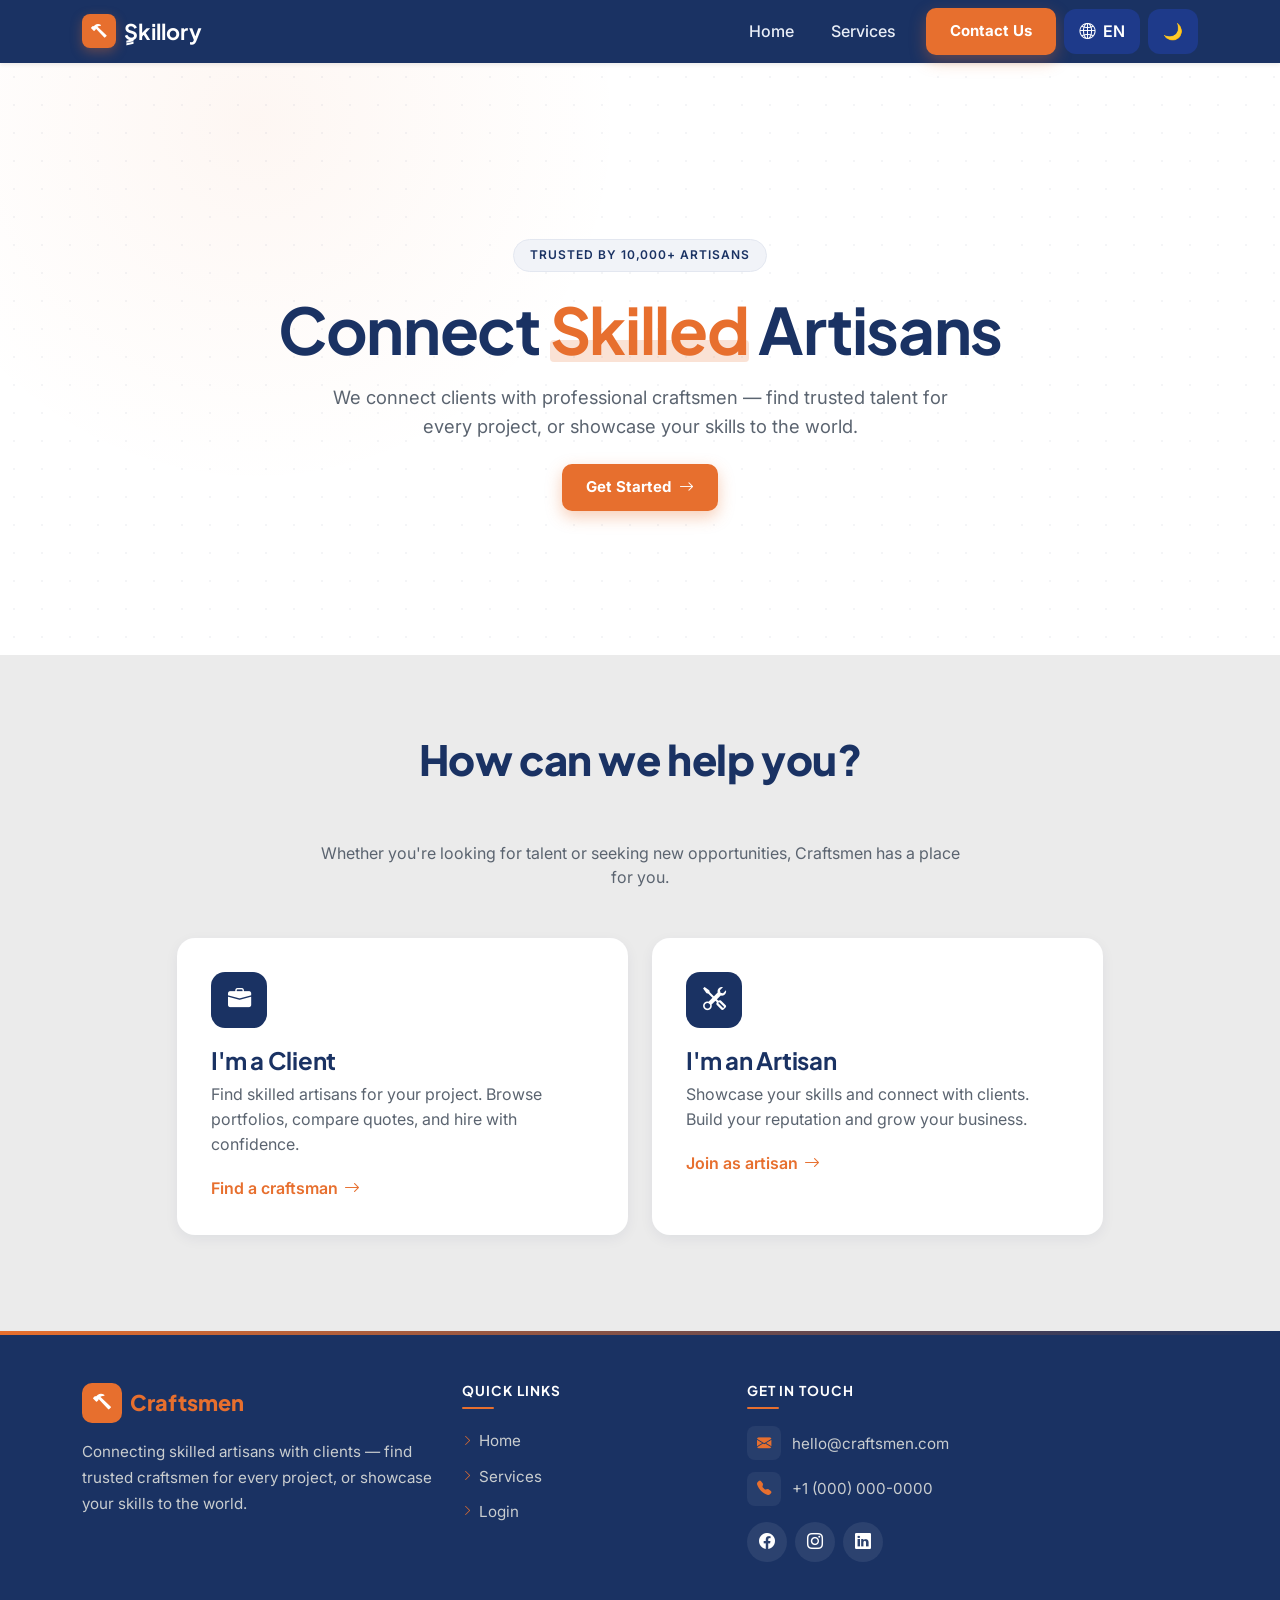
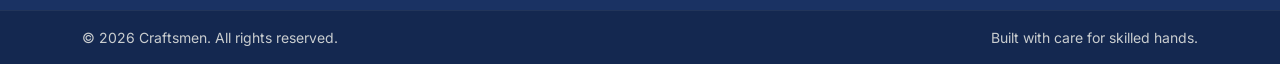
<file: index.html>
<!doctype html>
<html lang="en">
<head>
<meta charset="UTF-8" />
<meta name="viewport" content="width=device-width, initial-scale=1.0" />
<title>Craftsmen — Connect with Skilled Artisans</title>
<meta name="description" content="Craftsmen connects clients with professional artisans. Find trusted craftsmen for your project or showcase your skills." />
<link href="https://cdn.jsdelivr.net/npm/bootstrap@5.3.3/dist/css/bootstrap.min.css" rel="stylesheet" />
<link href="https://fonts.googleapis.com/css2?family=Inter:wght@400;500;600;700&family=Plus+Jakarta+Sans:wght@700;800&display=swap" rel="stylesheet" />
<link href="https://cdn.jsdelivr.net/npm/bootstrap-icons@1.11.3/font/bootstrap-icons.css" rel="stylesheet" />
<link rel="stylesheet" href="style.css" />
</head>
<body>
  <!--============================================================================================================================= -->
<!-- Navbar -->
<nav class="navbar navbar-expand-lg sticky-top navbar-dark navbar-craftsmen shadow-sm">
  <div class="container">
    <a class="navbar-brand d-flex align-items-center gap-2" href="#home">
      <span class="logo-mark"><i class="bi bi-hammer"></i></span>
      <span class="fw-bold">ٍSkillory</span>
    </a>
    <button class="navbar-toggler" type="button" data-bs-toggle="collapse" data-bs-target="#mainNav" aria-controls="mainNav" aria-expanded="false" aria-label="Toggle navigation">
      <span class="navbar-toggler-icon"></span>
    </button>
    <div class="collapse navbar-collapse" id="mainNav">
      <ul class="navbar-nav ms-auto align-items-lg-center gap-lg-2">
        <li class="nav-item">
          <a class="nav-link" href="#home" data-i18n="nav.home">Home</a>
        </li>
        <li class="nav-item">
          <a class="nav-link" href="#services" data-i18n="nav.categories">Services</a>
        </li>
        <li class="nav-item ms-lg-2">
          <a class="btn btn-cta px-4" href="#footer" data-i18n="nav.signin">Contact Us</a>
        </li>
        <li class="nav-item">
<div id="google_translate_element"></div>

<button type="button" class="nav-pill" data-lang-toggle>
   <i class="bi bi-globe2"></i>
   <span data-lang-label class="notranslate">EN</span>
</button>
        </li>
          <li class="nav-item">
            <button type="button" class="nav-pill" id="themeToggle">
   <span id="themeIcon">🌙</span>
</button>
</li>
          
      </ul>
    </div>
  </div>
</nav>
<!-- =========================================================================================================================================== -->
<!-- Hero -->
<header id="home" class="hero">
  <div class="hero-pattern" aria-hidden="true"></div>
  <div class="container text-center py-5 py-md-6 fade-in">
    <span class="badge-pill mb-4">Trusted by 10,000+ artisans</span>
    <h1 class="hero-title">
      Connect <span class="accent-underline">Skilled</span> Artisans
    </h1>
    <p class="hero-subtitle mx-auto mt-3">
      We connect clients with professional craftsmen — find trusted talent for every project, or showcase your skills to the world.
    </p>
    <div class="mt-4 d-flex justify-content-center gap-3 flex-wrap">
      <a href="#services" class="btn btn-cta btn-lg px-4">
        Get Started <i class="bi bi-arrow-right ms-1"></i>
      </a>
    </div>
  </div>
</header>

<!-- Services -->
<section id="services" class="services-section">
  <div class="container">
    <div class="text-center mx-auto mb-5" style="max-width:640px">
      <h2 class="section-title">How can we help you?</h2>
      <p class="section-sub mt-2">Whether you're looking for talent or seeking new opportunities, Craftsmen has a place for you.</p>
    </div>
    <div class="row g-4 justify-content-center">
      <div class="col-md-6 col-lg-5">
        <article class="service-card h-100">
          <div class="service-icon"><i class="bi bi-briefcase-fill"></i></div>
          <h3>I'm a Client</h3>
          <p>Find skilled artisans for your project. Browse portfolios, compare quotes, and hire with confidence.</p>
          <a href="client.html" class="card-cta">Find a craftsman <i class="bi bi-arrow-right"></i></a>
        </article>
      </div>
      <div class="col-md-6 col-lg-5">
        <article class="service-card h-100">
          <div class="service-icon"><i class="bi bi-tools"></i></div>
          <h3>I'm an Artisan</h3>
          <p>Showcase your skills and connect with clients. Build your reputation and grow your business.</p>
          <a href="artisan.html" class="card-cta">Join as artisan <i class="bi bi-arrow-right"></i></a>
        </article>
      </div>
    </div>
  </div>
</section>
<!-- -====================================================================================================================================== -->
<!-- Footer -->
<footer id="footer" class="site-footer">
    <div class="container py-5">
      <div class="row gy-4">

        <!-- Brand -->
        <div class="col-lg-4 col-md-6">
          <a href="#" class="footer-brand d-inline-flex align-items-center gap-2 mb-3">
            <span class="brand-mark"><i class="bi bi-hammer"></i></span>
            <span class="brand-name">Craftsmen</span>
          </a>
          <p class="footer-text mb-0">
            Connecting skilled artisans with clients — find trusted craftsmen
            for every project, or showcase your skills to the world.
          </p>
        </div>

        <!-- Quick Links -->
        <div class="col-lg-3 col-md-6">
          <h6 class="footer-title">Quick Links</h6>
          <ul class="footer-links list-unstyled">
            <li><a href="#home"><i class="bi bi-chevron-right"></i> Home</a></li>
            <li><a href="#services"><i class="bi bi-chevron-right"></i> Services</a></li>
            <li><a href="#login"><i class="bi bi-chevron-right"></i> Login</a></li>
          </ul>
        </div>

        <!-- Contact -->
        <div class="col-lg-5 col-md-12">
          <h6 class="footer-title">Get in Touch</h6>
          <ul class="footer-contact list-unstyled mb-3">
            <li>
              <i class="bi bi-envelope-fill"></i>
              <a href="mailto:hello@craftsmen.com">hello@craftsmen.com</a>
            </li>
            <li>
              <i class="bi bi-telephone-fill"></i>
              <a href="tel:+10000000000">+1 (000) 000-0000</a>
            </li>
          </ul>
          <div class="footer-socials d-flex gap-2">
            <a href="#" aria-label="Facebook"><i class="bi bi-facebook"></i></a>
            <a href="#" aria-label="Instagram"><i class="bi bi-instagram"></i></a>
            <a href="#" aria-label="LinkedIn"><i class="bi bi-linkedin"></i></a>
          </div>
        </div>

      </div>
    </div>

    <!-- Bottom bar -->
    <div class="footer-bottom">
      <div class="container py-3 d-flex flex-column flex-md-row justify-content-between align-items-center gap-2">
        <p class="mb-0 small">© 2026 Craftsmen. All rights reserved.</p>
        <p class="mb-0 small">Built with care for skilled hands.</p>
      </div>
    </div>
  </footer>
<!-- =================================================================================================================== -->
 
 

<script src="https://cdn.jsdelivr.net/npm/bootstrap@5.3.3/dist/js/bootstrap.bundle.min.js"></script>
<script src="script.js"></script>
<script src="theme.js"></script>

<script src="translate.js"></script>
<script src="//translate.google.com/translate_a/element.js?cb=googleTranslateElementInit"></script>

</body>
</html>
</file>
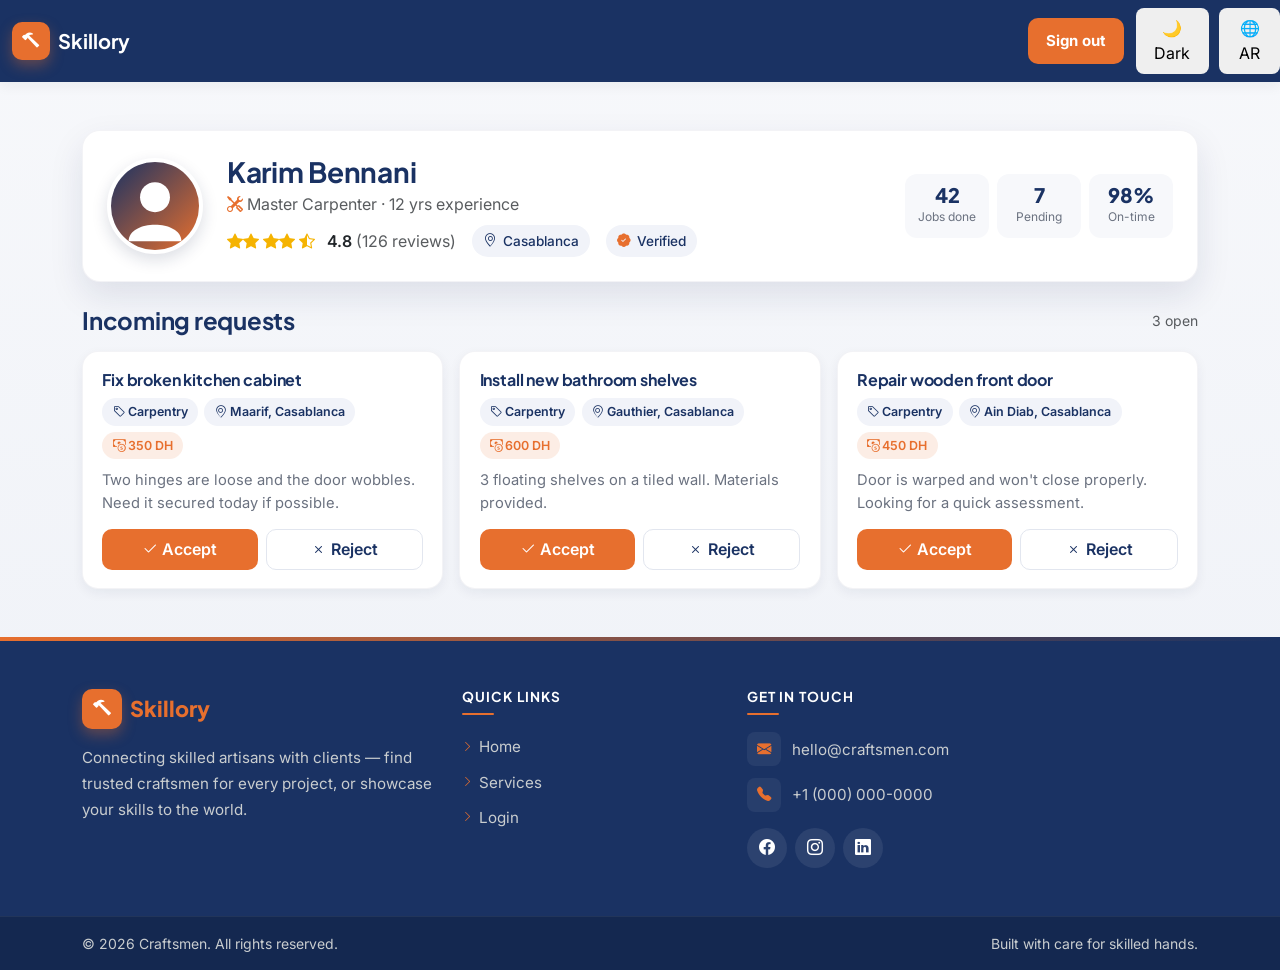
<file: artisan-dashboard.html>
<!doctype html>
<html lang="en">
<head>
<meta charset="utf-8" />
<meta name="viewport" content="width=device-width,initial-scale=1" />
<title>Artisan Dashboard — Craftsmen</title>
<link rel="stylesheet" href="https://cdn.jsdelivr.net/npm/bootstrap@5.3.3/dist/css/bootstrap.min.css">
<link rel="stylesheet" href="https://cdn.jsdelivr.net/npm/bootstrap-icons@1.11.3/font/bootstrap-icons.min.css">
<link rel="preconnect" href="https://fonts.googleapis.com">
<link href="https://fonts.googleapis.com/css2?family=Inter:wght@400;500;600;700&family=Plus+Jakarta+Sans:wght@700;800&display=swap" rel="stylesheet">
<link rel="stylesheet" href="style(post&dashboard).css">
<link rel="stylesheet" href="style.css">
<link rel="stylesheet" href="dark-mode.css">
</head>
<body class="dash-body">
<nav class="navbar navbar-expand-lg craft-nav sticky-top">
  <div class="container">
    <a class="navbar-brand d-flex align-items-center gap-2" href="#">
      <span class="brand-mark"><i class="bi bi-hammer"></i></span>
      <span class="fw-bold">Skillory</span>
    </a>
    <div class="ms-auto d-flex gap-2">
    <a href="index.html" class="btn btn-craft btn-sm">Sign out</a>
    </div>
  </div>

<div style="display:flex;gap:10px;align-items:center;margin-left:auto">
  <button id="themeToggle" style="padding:8px 12px;border:none;border-radius:8px;cursor:pointer;">
    🌙 Dark
  </button>

  <div id="google_translate_element" style="display:none"></div>

  <button data-lang-toggle style="padding:8px 12px;border:none;border-radius:8px;cursor:pointer;">
    🌐 <span data-lang-label>AR</span>
  </button>
</div>
</nav>

<main class="container py-4 py-lg-5">
  <!-- Profile -->
  <section class="profile-card p-4 p-lg-4 mb-4">
    <div class="row g-4 align-items-center">
      <div class="col-auto">
        <img src="images/avatar.svg" alt="Artisan avatar" class="profile-avatar">
      </div>
      <div class="col">
        <h1 class="h3 mb-1 fw-bold text-navy">Karim Bennani</h1>
        <p class="text-muted mb-2"><i class="bi bi-tools text-orange"></i> Master Carpenter · 12 yrs experience</p>
        <div class="d-flex flex-wrap align-items-center gap-3">
          <span class="rating">
            <i class="bi bi-star-fill"></i><i class="bi bi-star-fill"></i>
            <i class="bi bi-star-fill"></i><i class="bi bi-star-fill"></i>
            <i class="bi bi-star-half"></i>
            <span class="ms-2 fw-semibold text-dark">4.8</span>
            <span class="text-muted">(126 reviews)</span>
          </span>
          <span class="badge-soft"><i class="bi bi-geo-alt"></i> Casablanca</span>
          <span class="badge-soft"><i class="bi bi-patch-check-fill text-orange"></i> Verified</span>
        </div>
      </div>
      <div class="col-12 col-md-auto">
        <div class="row g-2 text-center">
          <div class="col"><div class="stat"><div class="stat-num">42</div><div class="stat-lbl">Jobs done</div></div></div>
          <div class="col"><div class="stat"><div class="stat-num">7</div><div class="stat-lbl">Pending</div></div></div>
          <div class="col"><div class="stat"><div class="stat-num">98%</div><div class="stat-lbl">On-time</div></div></div>
        </div>
      </div>
    </div>
  </section>

  <!-- Requests -->
  <div class="d-flex align-items-center justify-content-between mb-3">
    <h2 class="h4 fw-bold text-navy mb-0">Incoming requests</h2>
    <span class="text-muted small"><span id="reqCount">0</span> open</span>
  </div>

  <div id="requestsGrid" class="row g-3"></div>

  <div id="emptyState" class="empty-state d-none text-center py-5">
    <i class="bi bi-inbox display-5 text-muted"></i>
    <p class="mt-2 text-muted">No requests yet. New client problems will appear here.</p>
  </div>
</main>

<footer class="site-footer">
    <div class="container py-5">
      <div class="row gy-4">

        <!-- Brand -->
        <div class="col-lg-4 col-md-6">
          <a href="#" class="footer-brand d-inline-flex align-items-center gap-2 mb-3">
            <span class="brand-mark"><i class="bi bi-hammer"></i></span>
            <span class="brand-name">Skillory</span>
          </a>
          <p class="footer-text mb-0">
            Connecting skilled artisans with clients — find trusted craftsmen
            for every project, or showcase your skills to the world.
          </p>
        </div>

        <!-- Quick Links -->
        <div class="col-lg-3 col-md-6">
          <h6 class="footer-title">Quick Links</h6>
          <ul class="footer-links list-unstyled">
            <li><a href="#home"><i class="bi bi-chevron-right"></i> Home</a></li>
            <li><a href="#services"><i class="bi bi-chevron-right"></i> Services</a></li>
            <li><a href="#login"><i class="bi bi-chevron-right"></i> Login</a></li>
          </ul>
        </div>

        <!-- Contact -->
        <div class="col-lg-5 col-md-12">
          <h6 class="footer-title">Get in Touch</h6>
          <ul class="footer-contact list-unstyled mb-3">
            <li>
              <i class="bi bi-envelope-fill"></i>
              <a href="mailto:hello@craftsmen.com">hello@craftsmen.com</a>
            </li>
            <li>
              <i class="bi bi-telephone-fill"></i>
              <a href="tel:+10000000000">+1 (000) 000-0000</a>
            </li>
          </ul>
          <div class="footer-socials d-flex gap-2">
            <a href="#" aria-label="Facebook"><i class="bi bi-facebook"></i></a>
            <a href="#" aria-label="Instagram"><i class="bi bi-instagram"></i></a>
            <a href="#" aria-label="LinkedIn"><i class="bi bi-linkedin"></i></a>
          </div>
        </div>

      </div>
    </div>

    <!-- Bottom bar -->
    <div class="footer-bottom">
      <div class="container py-3 d-flex flex-column flex-md-row justify-content-between align-items-center gap-2">
        <p class="mb-0 small">© 2026 Craftsmen. All rights reserved.</p>
        <p class="mb-0 small">Built with care for skilled hands.</p>
      </div>
    </div>
  </footer>

<script src="https://cdn.jsdelivr.net/npm/bootstrap@5.3.3/dist/js/bootstrap.bundle.min.js"></script>
<script src="script(post&dashboard).js"></script>
<script src="theme.js"></script>

<script src="translate.js"></script>
<script src="//translate.google.com/translate_a/element.js?cb=googleTranslateElementInit"></script>

</body>
</html>
</file>
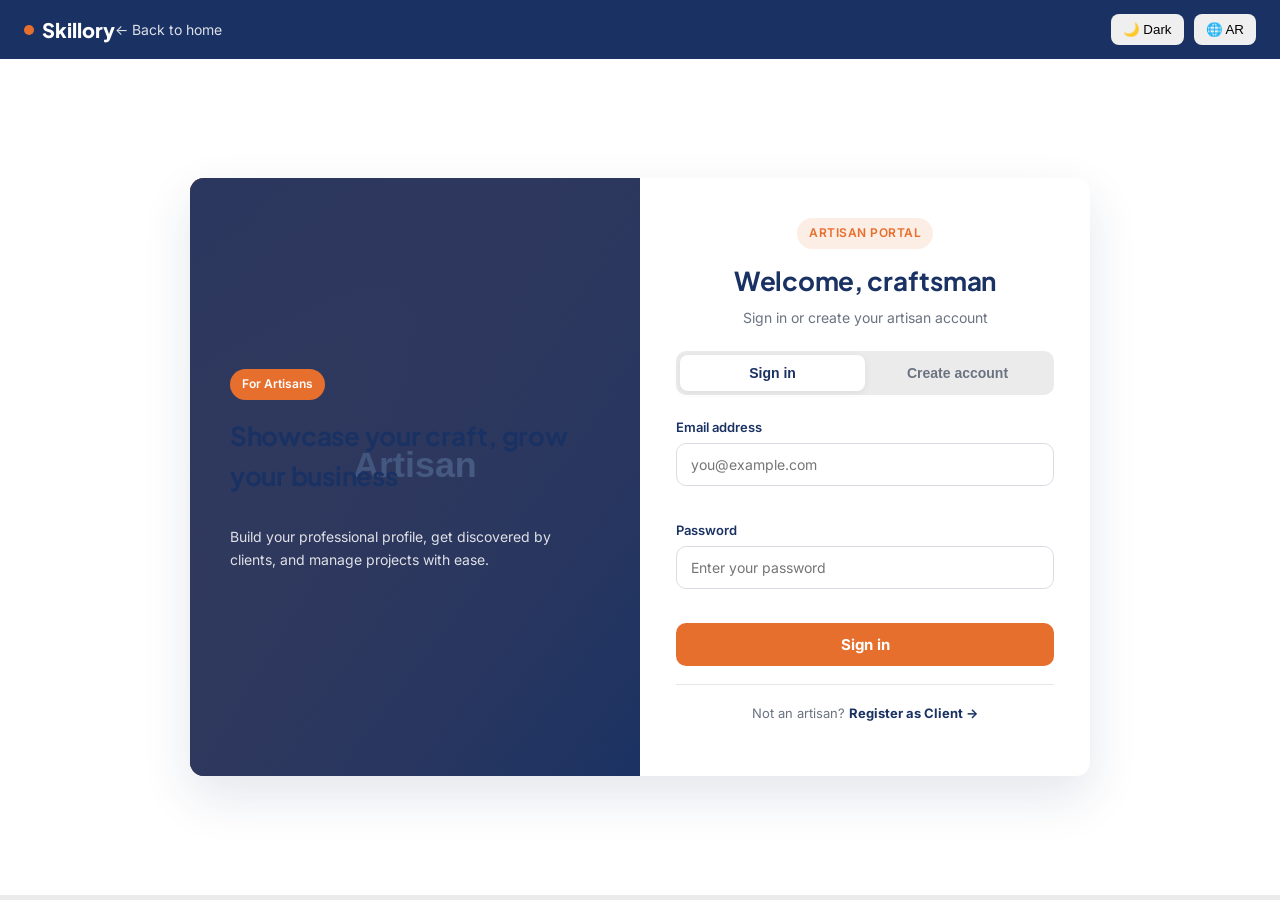
<file: artisan.html>
<!doctype html>
<html lang="en">
<head>
<meta charset="UTF-8" />
<meta name="viewport" content="width=device-width, initial-scale=1.0" />
<title>Craftsmen — Artisan Access</title>
<link href="https://fonts.googleapis.com/css2?family=Inter:wght@400;500;600;700&family=Plus+Jakarta+Sans:wght@600;700;800&display=swap" rel="stylesheet">
<link rel="stylesheet" href="style.css" />
<link rel="stylesheet" href="dark-mode.css">
</head>
<body>
<nav class="nav">
  <a href="index.html" class="brand"><span class="dot"></span> Skillory</a>
  <a href="index.html" class="back">← Back to home</a>

<div style="display:flex;gap:10px;align-items:center;margin-left:auto">
  <button id="themeToggle" style="padding:8px 12px;border:none;border-radius:8px;cursor:pointer;">
    🌙 Dark
  </button>

  <div id="google_translate_element" style="display:none"></div>

  <button data-lang-toggle style="padding:8px 12px;border:none;border-radius:8px;cursor:pointer;">
    🌐 <span data-lang-label>AR</span>
  </button>
</div>
</nav>

<main class="auth-wrap">
  <section class="auth-card split">
    <aside class="split-side" style="background-image:url('images/artisan-hero.svg')">
      <span class="pill">For Artisans</span>
      <h2>Showcase your craft, grow your business</h2>
      <p>Build your professional profile, get discovered by clients, and manage projects with ease.</p>
    </aside>

    <div class="split-form">
      <div class="auth-head">
        <span class="badge">Artisan Portal</span>
        <h1>Welcome, craftsman</h1>
        <p>Sign in or create your artisan account</p>
      </div>

      <div class="tabs" role="tablist">
        <button class="tab active" data-target="artisan-login">Sign in</button>
        <button class="tab" data-target="artisan-register">Create account</button>
      </div>

      <!-- LOGIN -->
      <form id="artisan-login" class="form login-form active" novalidate
            data-err-email="al-err-email" data-err-pwd="al-err-pwd">
        <div class="field">
          <label>Email address</label>
          <input type="email" name="email" placeholder="you@example.com" />
          <div class="error-msg" id="al-err-email"></div>
        </div>
        <div class="field">
          <label>Password</label>
          <input type="password" name="password" placeholder="Enter your password" />
          <div class="error-msg" id="al-err-pwd"></div>
        </div>
       <button type="button" class="btn" >Sign in</button>
      </form>

      <!-- REGISTER -->
      <form id="artisan-register" class="form register-form" novalidate
            data-err-name="ar-err-name" data-err-email="ar-err-email"
            data-err-pwd="ar-err-pwd" data-err-confirm="ar-err-confirm"
            data-err-skill="ar-err-skill">
        <div class="field">
          <label>Full name</label>
          <input type="text" name="fullname" placeholder="John Smith" />
          <div class="error-msg" id="ar-err-name"></div>
        </div>
        <div class="field">
          <label>Email address</label>
          <input type="email" name="email" placeholder="you@example.com" />
          <div class="error-msg" id="ar-err-email"></div>
        </div>
        <div class="field">
          <label>Skill / Profession</label>
          <select name="skill">
            <option value="">Select your profession</option>
            <option>Carpenter</option>
            <option>Plumber</option>
            <option>Electrician</option>
            <option>Painter</option>
            <option>Mason</option>
            <option>Welder</option>
            <option>Tailor</option>
            <option>Mechanic</option>
            <option>Other</option>
          </select>
          <div class="error-msg" id="ar-err-skill"></div>
        </div>
        <div class="field">
          <label>Password</label>
         <input type="password" id="artisanPassword" name="password" placeholder="At least 8 characters" />

<div class="strength">
  <div id="artisan-strength-bar"></div>
</div>
<small id="artisan-strength-text"></small>

<ul class="rules">
  <li id="a-length">• At least 8 characters</li>
  <li id="a-upper">• Uppercase letter</li>
  <li id="a-lower">• Lowercase letter</li>
  <li id="a-number">• Number</li>
  <li id="a-special">• Special character</li>
</ul>
          <div class="error-msg" id="ar-err-pwd"></div>
        </div>
        <div class="field">
          <label>Confirm password</label>
          <input type="password" name="confirm" placeholder="Repeat your password" />
          <div class="error-msg" id="ar-err-confirm"></div>
        </div>
       <button type="button" class="btn" >Create artisan account</button>
      </form>

      <div class="divider"></div>
      <p class="alt-role">Not an artisan? <a href="client.html">Register as Client →</a></p>
    </div>
  </section>
</main>

<script src="script.js"></script>
<script src="theme.js"></script>

<script src="translate.js"></script>
<script src="//translate.google.com/translate_a/element.js?cb=googleTranslateElementInit"></script>

</body>
</html>
</file>
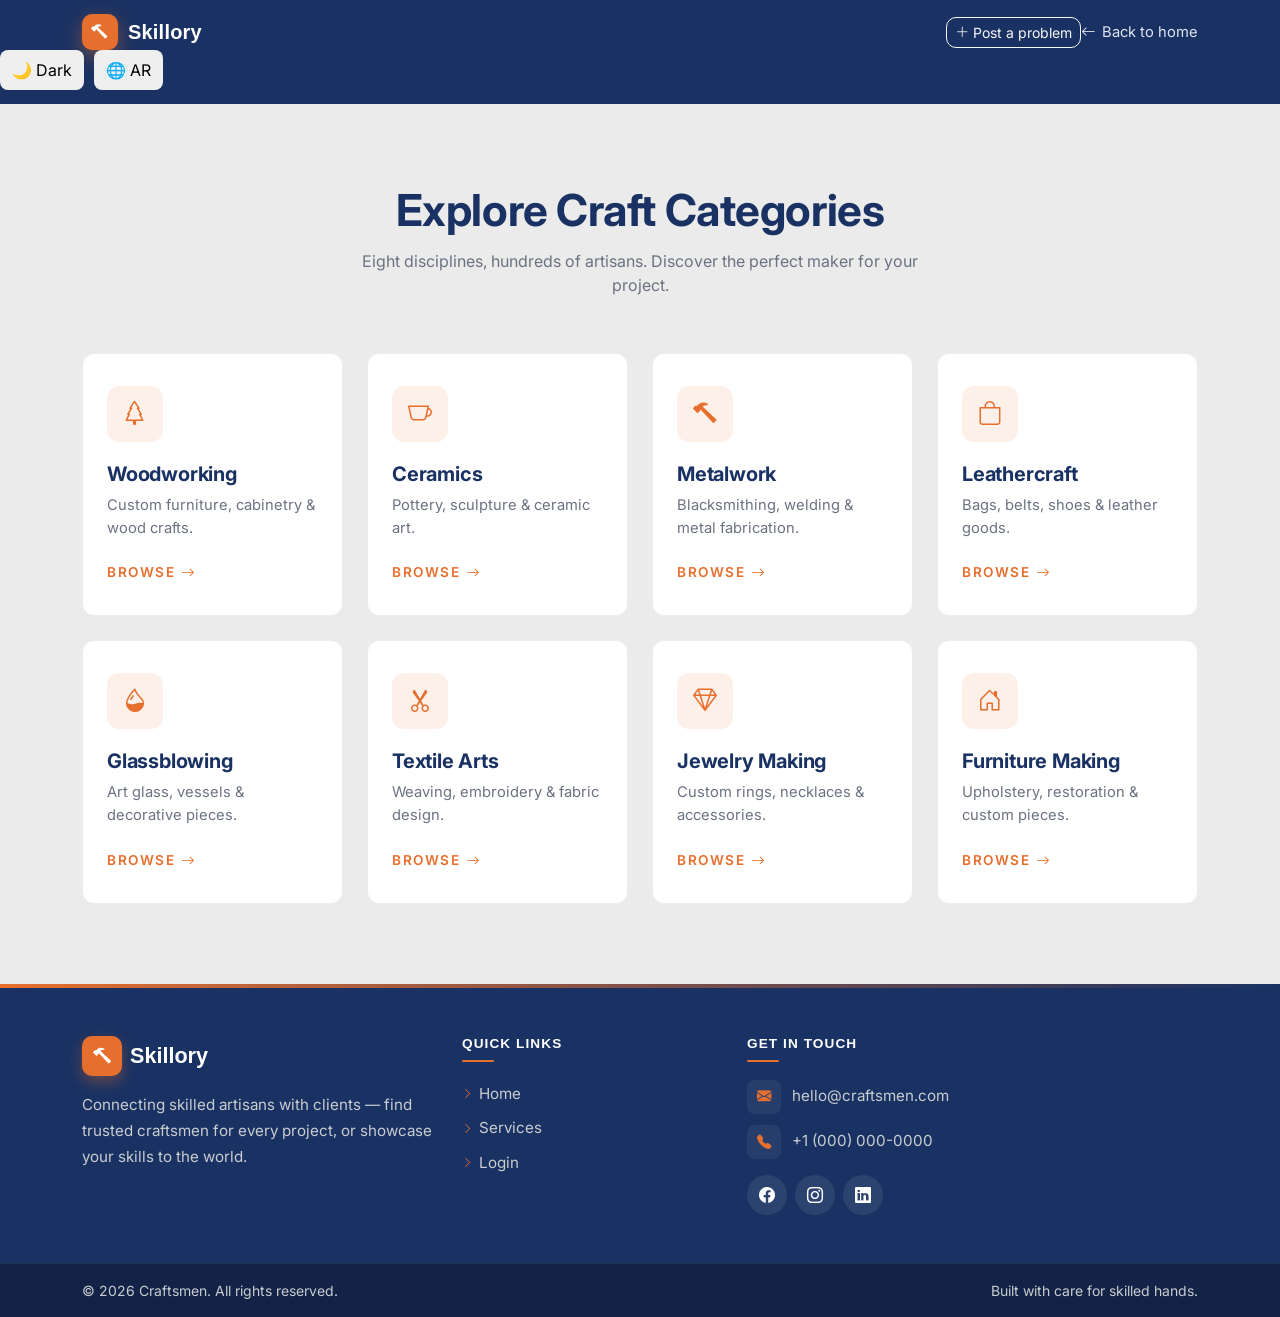
<file: category.html>
<!DOCTYPE html>
<html lang="en">
<head>
<meta charset="UTF-8" />
<meta name="viewport" content="width=device-width, initial-scale=1.0" />
<title>Craftsmen — Find Your Artisan</title>
<meta name="description" content="Craftsmen connects you with skilled artisans across woodworking, ceramics, metalwork, leathercraft and more." />
<link rel="preconnect" href="https://fonts.googleapis.com">
<link rel="preconnect" href="https://fonts.gstatic.com" crossorigin>
<link rel="stylesheet" href="https://fonts.googleapis.com/css2?family=Inter:wght@400;500;600;700&family=Playfair+Display:wght@600;700&display=swap">
<link rel="stylesheet" href="https://cdn.jsdelivr.net/npm/bootstrap@5.3.2/dist/css/bootstrap.min.css">
<link rel="stylesheet" href="https://cdn.jsdelivr.net/npm/bootstrap-icons@1.11.2/font/bootstrap-icons.css">
<link rel="stylesheet" href="stylecat.css">
<link rel="stylesheet" href="style(post&dashboard).css">
<link rel="stylesheet" href="dark-mode.css">
</head>
<body>
  
  <nav class="auth-nav">
  <div class="container d-flex align-items-center justify-content-between">
    <a href="index.html" class="brand">
      <span class="logo-mark"><i class="bi bi-hammer"></i></span>
      Skillory
    </a>
    <div class="ms-auto d-flex gap-2">
      <a href="post-problem.html" class="btn btn-outline-light btn-sm"><i class="bi bi-plus-lg"></i> Post a problem</a>
      
    </div>
    <a href="index.html" class="back-home"><i class="bi bi-arrow-left"></i> Back to home</a>
  </div>

<div style="display:flex;gap:10px;align-items:center;margin-left:auto">
  <button id="themeToggle" style="padding:8px 12px;border:none;border-radius:8px;cursor:pointer;">
    🌙 Dark
  </button>

  <div id="google_translate_element" style="display:none"></div>

  <button data-lang-toggle style="padding:8px 12px;border:none;border-radius:8px;cursor:pointer;">
    🌐 <span data-lang-label>AR</span>
  </button>
</div>
</nav>


<section id="categories" class="section-light">
  <div class="container">
    <div class="section-title reveal">
      <h2>Explore Craft Categories</h2>
      <p>Eight disciplines, hundreds of artisans. Discover the perfect maker for your project.</p>
    </div>
    <div class="row g-4" id="catGrid"></div>
  </div>
</section>



<footer class="site-footer">
    <div class="container py-5">
      <div class="row gy-4">

        <!-- Brand -->
        <div class="col-lg-4 col-md-6">
          <a href="#" class="footer-brand d-inline-flex align-items-center gap-2 mb-3">
            <span class="brand-mark"><i class="bi bi-hammer"></i></span>
            <span class="brand-name">Skillory</span>
          </a>
          <p class="footer-text mb-0">
            Connecting skilled artisans with clients — find trusted craftsmen
            for every project, or showcase your skills to the world.
          </p>
        </div>

        <!-- Quick Links -->
        <div class="col-lg-3 col-md-6">
          <h6 class="footer-title">Quick Links</h6>
          <ul class="footer-links list-unstyled">
            <li><a href="#home"><i class="bi bi-chevron-right"></i> Home</a></li>
            <li><a href="#services"><i class="bi bi-chevron-right"></i> Services</a></li>
            <li><a href="#login"><i class="bi bi-chevron-right"></i> Login</a></li>
          </ul>
        </div>

        <!-- Contact -->
        <div class="col-lg-5 col-md-12">
          <h6 class="footer-title">Get in Touch</h6>
          <ul class="footer-contact list-unstyled mb-3">
            <li>
              <i class="bi bi-envelope-fill"></i>
              <a href="mailto:hello@craftsmen.com">hello@craftsmen.com</a>
            </li>
            <li>
              <i class="bi bi-telephone-fill"></i>
              <a href="tel:+10000000000">+1 (000) 000-0000</a>
            </li>
          </ul>
          <div class="footer-socials d-flex gap-2">
            <a href="#" aria-label="Facebook"><i class="bi bi-facebook"></i></a>
            <a href="#" aria-label="Instagram"><i class="bi bi-instagram"></i></a>
            <a href="#" aria-label="LinkedIn"><i class="bi bi-linkedin"></i></a>
          </div>
        </div>

      </div>
    </div>

    <!-- Bottom bar -->
    <div class="footer-bottom">
      <div class="container py-3 d-flex flex-column flex-md-row justify-content-between align-items-center gap-2">
        <p class="mb-0 small">© 2026 Craftsmen. All rights reserved.</p>
        <p class="mb-0 small">Built with care for skilled hands.</p>
      </div>
    </div>
  </footer>



<script src="https://cdn.jsdelivr.net/npm/bootstrap@5.3.2/dist/js/bootstrap.bundle.min.js"></script>
<script src="scriptcat.js"></script>
<script src="theme.js"></script>

<script src="translate.js"></script>
<script src="//translate.google.com/translate_a/element.js?cb=googleTranslateElementInit"></script>

</body>
</html>
</file>
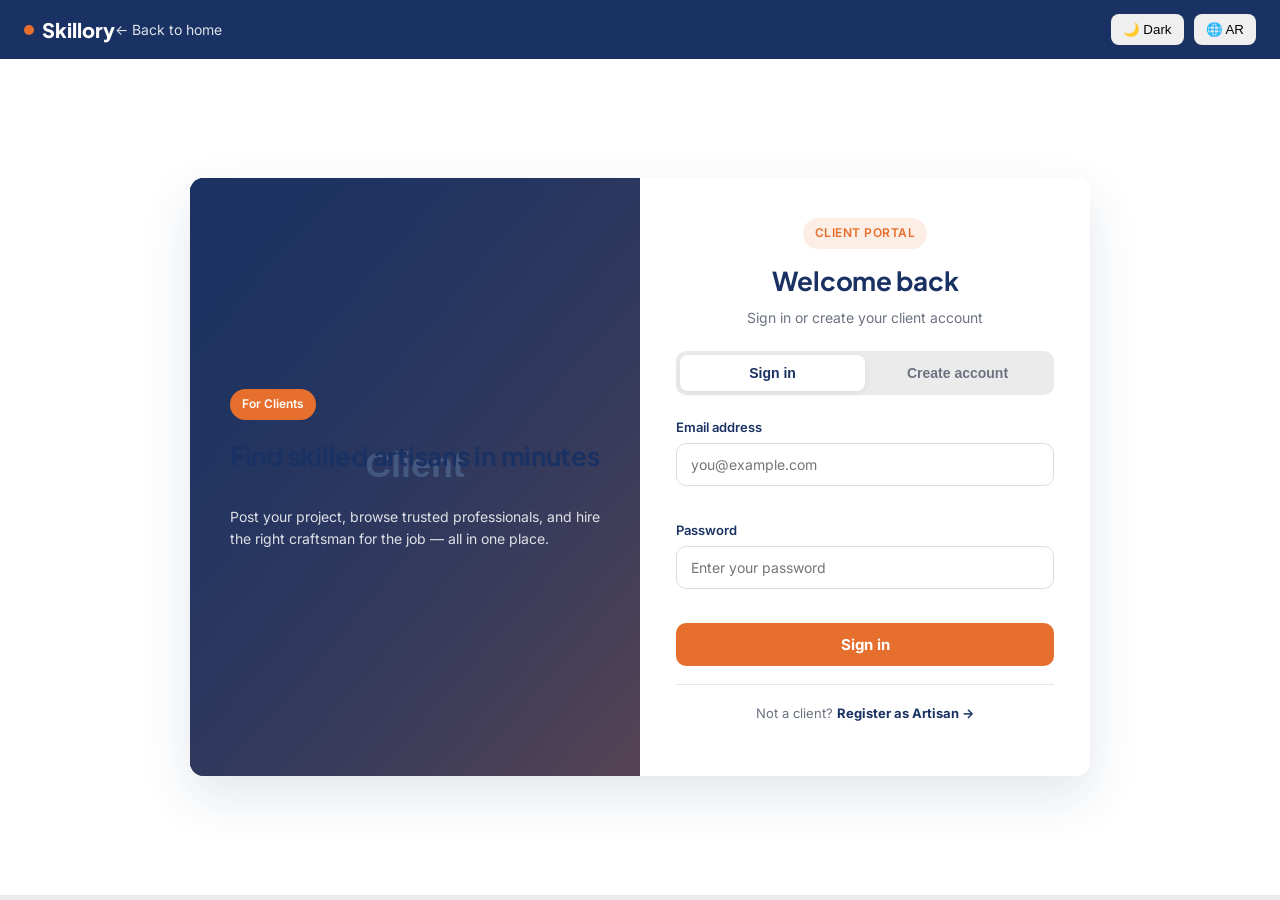
<file: client.html>
<!doctype html>
<html lang="en">
<head>
<meta charset="UTF-8" />
<meta name="viewport" content="width=device-width, initial-scale=1.0" />
<title>Craftsmen — Client Access</title>
<link href="https://fonts.googleapis.com/css2?family=Inter:wght@400;500;600;700&family=Plus+Jakarta+Sans:wght@600;700;800&display=swap" rel="stylesheet">
<link rel="stylesheet" href="style.css" />
<link rel="stylesheet" href="dark-mode.css">
</head>
<body>
<nav class="nav">
  <a href="index.html" class="brand"><span class="dot"></span> Skillory</a>
  <a href="index.html" class="back">← Back to home</a>

<div style="display:flex;gap:10px;align-items:center;margin-left:auto">
  <button id="themeToggle" style="padding:8px 12px;border:none;border-radius:8px;cursor:pointer;">
    🌙 Dark
  </button>

  <div id="google_translate_element" style="display:none"></div>

  <button data-lang-toggle style="padding:8px 12px;border:none;border-radius:8px;cursor:pointer;">
    🌐 <span data-lang-label>AR</span>
  </button>
</div>
</nav>

<main class="auth-wrap">
  <section class="auth-card split">
    <aside class="split-side" style="background-image:url('images/client-hero.svg')">
      <span class="pill">For Clients</span>
      <h2>Find skilled artisans in minutes</h2>
      <p>Post your project, browse trusted professionals, and hire the right craftsman for the job — all in one place.</p>
    </aside>

    <div class="split-form">
      <div class="auth-head">
        <span class="badge">Client Portal</span>
        <h1>Welcome back</h1>
        <p>Sign in or create your client account</p>
      </div>

      <div class="tabs" role="tablist">
        <button class="tab active" data-target="client-login">Sign in</button>
        <button class="tab" data-target="client-register">Create account</button>
      </div>

      <!-- LOGIN -->
      <form id="client-login" class="form login-form active" novalidate
            data-err-email="cl-err-email" data-err-pwd="cl-err-pwd">
        <div class="field">
          <label>Email address</label>
          <input type="email" name="email" placeholder="you@example.com" />
          <div class="error-msg" id="cl-err-email"></div>
        </div>
        <div class="field">
          <label>Password</label>
          <input type="password" name="password" placeholder="Enter your password" />
          <div class="error-msg" id="cl-err-pwd"></div>
        </div>
       <button type="submit" class="btn" >Sign in</button>
      </form>

      <!-- REGISTER -->
      <form id="client-register" class="form register-form" novalidate
            data-err-name="cr-err-name" data-err-email="cr-err-email"
            data-err-pwd="cr-err-pwd" data-err-confirm="cr-err-confirm">
        <div class="field">
          <label>Full name</label>
          <input type="text" name="fullname" placeholder="Jane Doe" />
          <div class="error-msg" id="cr-err-name"></div>
        </div>
        <div class="field">
          <label>Email address</label>
          <input type="email" name="email" placeholder="you@example.com" />
          <div class="error-msg" id="cr-err-email"></div>
        </div>
        <div class="field">
          <label>Password</label>
         <input type="password" id="clientPassword" name="password" placeholder="At least 8 characters" />

<!-- strength -->
<div class="strength">
  <div id="client-strength-bar"></div>
</div>
<small id="client-strength-text"></small>

<!-- rules -->
<ul class="rules">
  <li id="c-length">• At least 8 characters</li>
  <li id="c-upper">• Uppercase letter</li>
  <li id="c-lower">• Lowercase letter</li>
  <li id="c-number">• Number</li>
  <li id="c-special">• Special character</li>
</ul>
          <div class="error-msg" id="cr-err-pwd"></div>
        </div>
        <div class="field">
          <label>Confirm password</label>
          <input type="password" name="confirm" placeholder="Repeat your password" />
          <div class="error-msg" id="cr-err-confirm"></div>
        </div>
       <button type="submit" class="btn" >Create client account</button>
      </form>

      <div class="divider"></div>
      <p class="alt-role">Not a client? <a href="artisan.html">Register as Artisan →</a></p>
    </div>
  </section>
</main>

<script src="script.js"></script>
<script src="theme.js"></script>

<script src="translate.js"></script>
<script src="//translate.google.com/translate_a/element.js?cb=googleTranslateElementInit"></script>

</body>
</html>
</file>
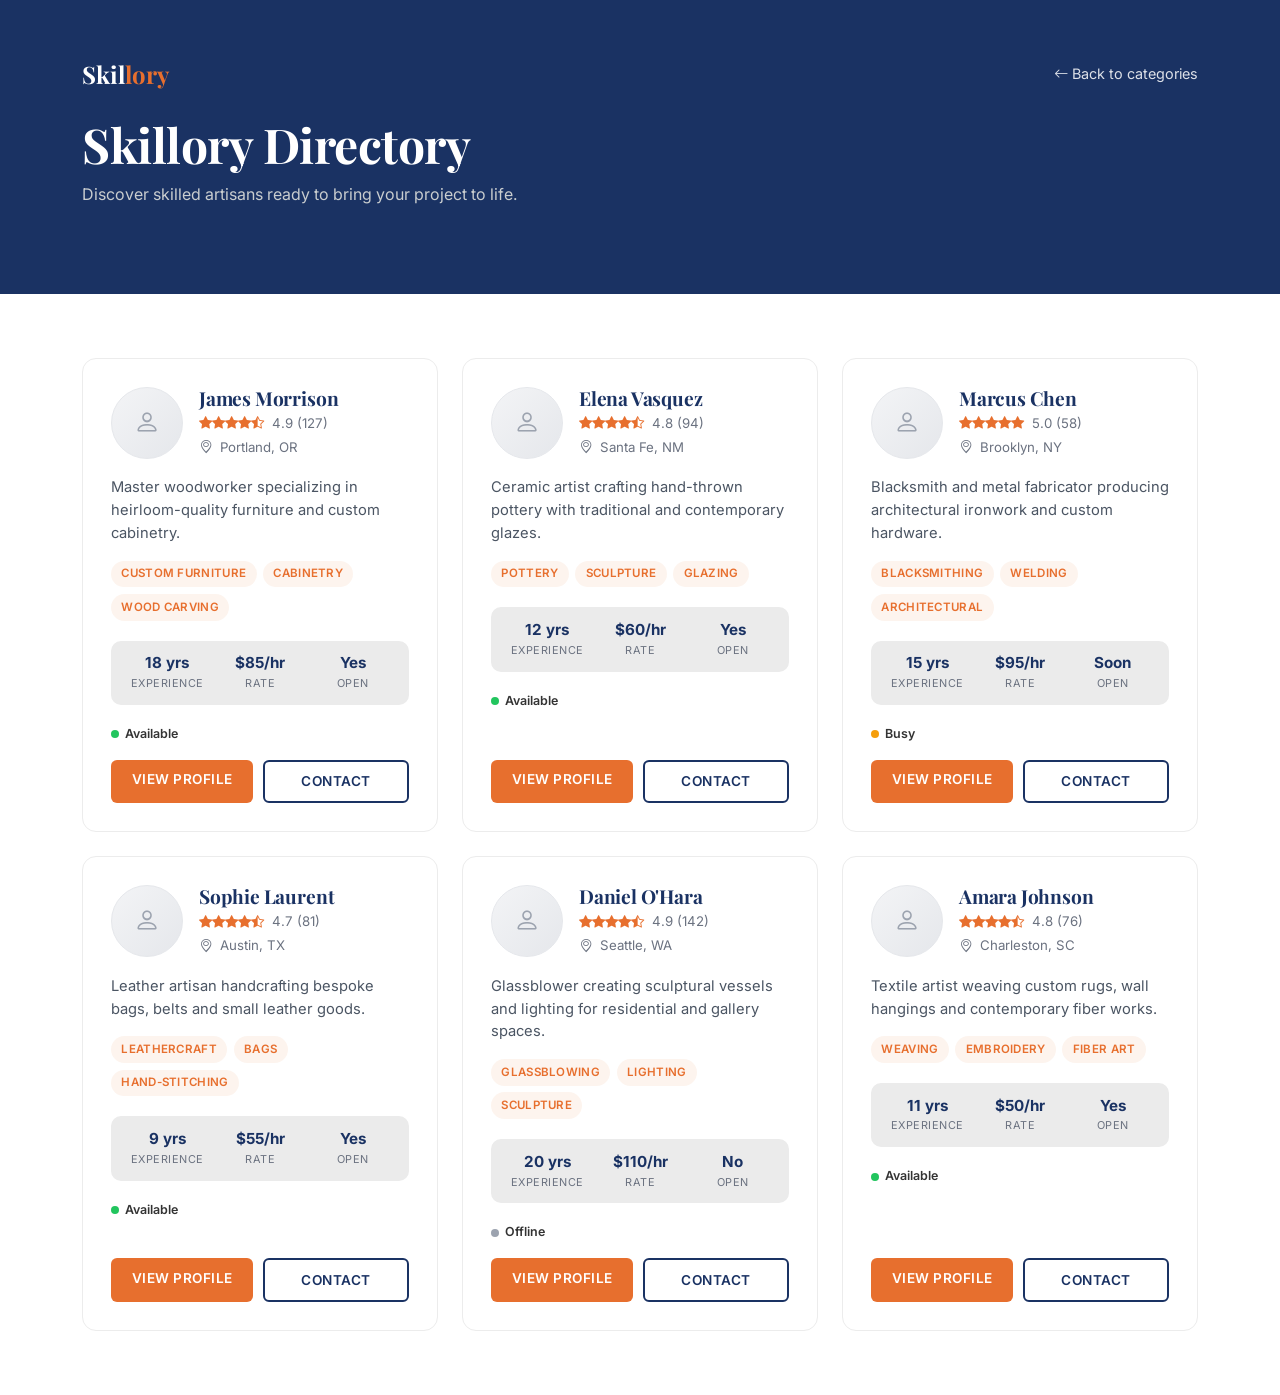
<file: craftsmen.html>
<!DOCTYPE html>
<html lang="en">
<head>
<meta charset="utf-8" />
<meta name="viewport" content="width=device-width, initial-scale=1" />
<title>Skillory Directory — Find Skilled Artisans</title>
<meta name="description" content="Browse our directory of vetted artisans across woodworking, ceramics, metalwork and more." />
<link rel="preconnect" href="https://fonts.googleapis.com" />
<link rel="preconnect" href="https://fonts.gstatic.com" crossorigin />
<link rel="stylesheet" href="https://fonts.googleapis.com/css2?family=Inter:wght@400;500;600;700&family=Playfair+Display:wght@600;700&display=swap" />
<link rel="stylesheet" href="https://cdn.jsdelivr.net/npm/bootstrap@5.3.2/dist/css/bootstrap.min.css" />
<link rel="stylesheet" href="https://cdn.jsdelivr.net/npm/bootstrap-icons@1.11.2/font/bootstrap-icons.css" />
<link rel="stylesheet" href="css/style.css" />
<link rel="stylesheet" href="dark-mode.css">
</head>
<body>
<header class="dir-header">
  <div class="container">
    <div class="d-flex justify-content-between align-items-center">
      <a href="index.html" class="brand">Skil<span>lory</span></a>
      <a href="index.html" class="dir-back"><i class="bi bi-arrow-left"></i> Back to categories</a>
    </div>
    <h1>Skillory Directory</h1>
    <p>Discover skilled artisans ready to bring your project to life.</p>
  </div>
</header>
<section class="dir-grid">
  <div class="container">
    <div class="row g-4" id="grid"></div>
  </div>
</section>
<script src="js/data.js"></script>
<script src="js/craftsmen.js"></script>
<script src="theme.js"></script>

<script src="translate.js"></script>
<script src="//translate.google.com/translate_a/element.js?cb=googleTranslateElementInit"></script>

</body>
</html>
</file>
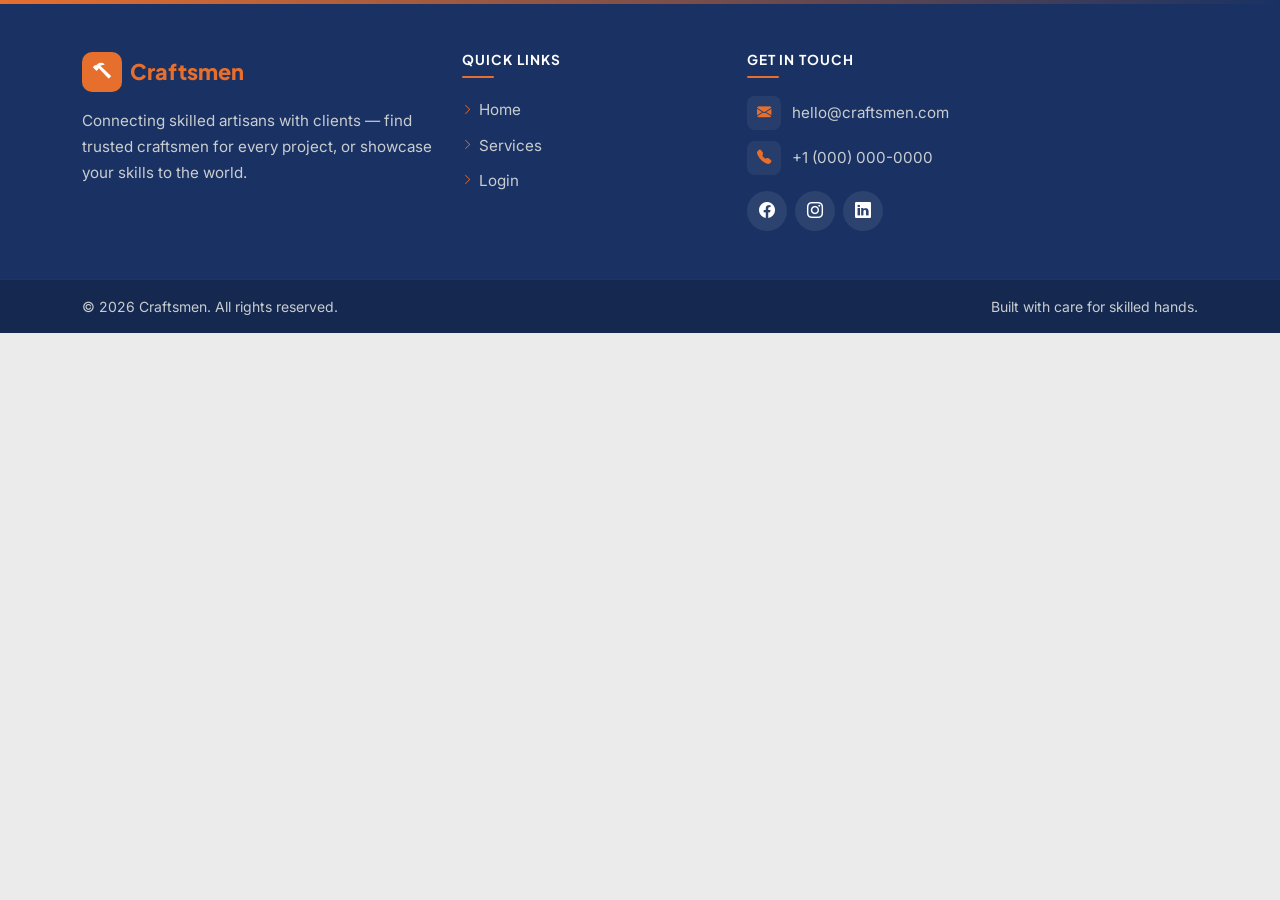
<file: footer.html>
<!doctype html>
<html lang="en">
<head>
  <meta charset="UTF-8" />
  <meta name="viewport" content="width=device-width, initial-scale=1.0" />
  <title>Craftsmen — Footer</title>
  <link href="https://cdn.jsdelivr.net/npm/bootstrap@5.3.3/dist/css/bootstrap.min.css" rel="stylesheet">
  <link href="https://cdn.jsdelivr.net/npm/bootstrap-icons@1.11.3/font/bootstrap-icons.css" rel="stylesheet">
  <link href="https://fonts.googleapis.com/css2?family=Inter:wght@400;500;600;700&family=Plus+Jakarta+Sans:wght@600;700;800&display=swap" rel="stylesheet" />
  <link rel="stylesheet" href="style.css" />
  <link rel="stylesheet" href="dark-mode.css">
</head>
<body>

  <!-- ============ FOOTER ============ -->
  <footer class="site-footer">
    <div class="container py-5">
      <div class="row gy-4">

        <!-- Brand -->
        <div class="col-lg-4 col-md-6">
          <a href="#" class="footer-brand d-inline-flex align-items-center gap-2 mb-3">
            <span class="brand-mark"><i class="bi bi-hammer"></i></span>
            <span class="brand-name">Craftsmen</span>
          </a>
          <p class="footer-text mb-0">
            Connecting skilled artisans with clients — find trusted craftsmen
            for every project, or showcase your skills to the world.
          </p>
        </div>

        <!-- Quick Links -->
        <div class="col-lg-3 col-md-6">
          <h6 class="footer-title">Quick Links</h6>
          <ul class="footer-links list-unstyled">
            <li><a href="#home"><i class="bi bi-chevron-right"></i> Home</a></li>
            <li><a href="#services"><i class="bi bi-chevron-right"></i> Services</a></li>
            <li><a href="#login"><i class="bi bi-chevron-right"></i> Login</a></li>
          </ul>
        </div>

        <!-- Contact -->
        <div class="col-lg-5 col-md-12">
          <h6 class="footer-title">Get in Touch</h6>
          <ul class="footer-contact list-unstyled mb-3">
            <li>
              <i class="bi bi-envelope-fill"></i>
              <a href="mailto:hello@craftsmen.com">hello@craftsmen.com</a>
            </li>
            <li>
              <i class="bi bi-telephone-fill"></i>
              <a href="tel:+10000000000">+1 (000) 000-0000</a>
            </li>
          </ul>
          <div class="footer-socials d-flex gap-2">
            <a href="#" aria-label="Facebook"><i class="bi bi-facebook"></i></a>
            <a href="#" aria-label="Instagram"><i class="bi bi-instagram"></i></a>
            <a href="#" aria-label="LinkedIn"><i class="bi bi-linkedin"></i></a>
          </div>
        </div>

      </div>
    </div>

    <!-- Bottom bar -->
    <div class="footer-bottom">
      <div class="container py-3 d-flex flex-column flex-md-row justify-content-between align-items-center gap-2">
        <p class="mb-0 small">© 2026 Craftsmen. All rights reserved.</p>
        <p class="mb-0 small">Built with care for skilled hands.</p>
      </div>
    </div>
  </footer>

  <script src="https://cdn.jsdelivr.net/npm/bootstrap@5.3.3/dist/js/bootstrap.bundle.min.js"></script>
  <script src="theme.js"></script>

<script src="translate.js"></script>
<script src="//translate.google.com/translate_a/element.js?cb=googleTranslateElementInit"></script>

</body>
</html>
</file>
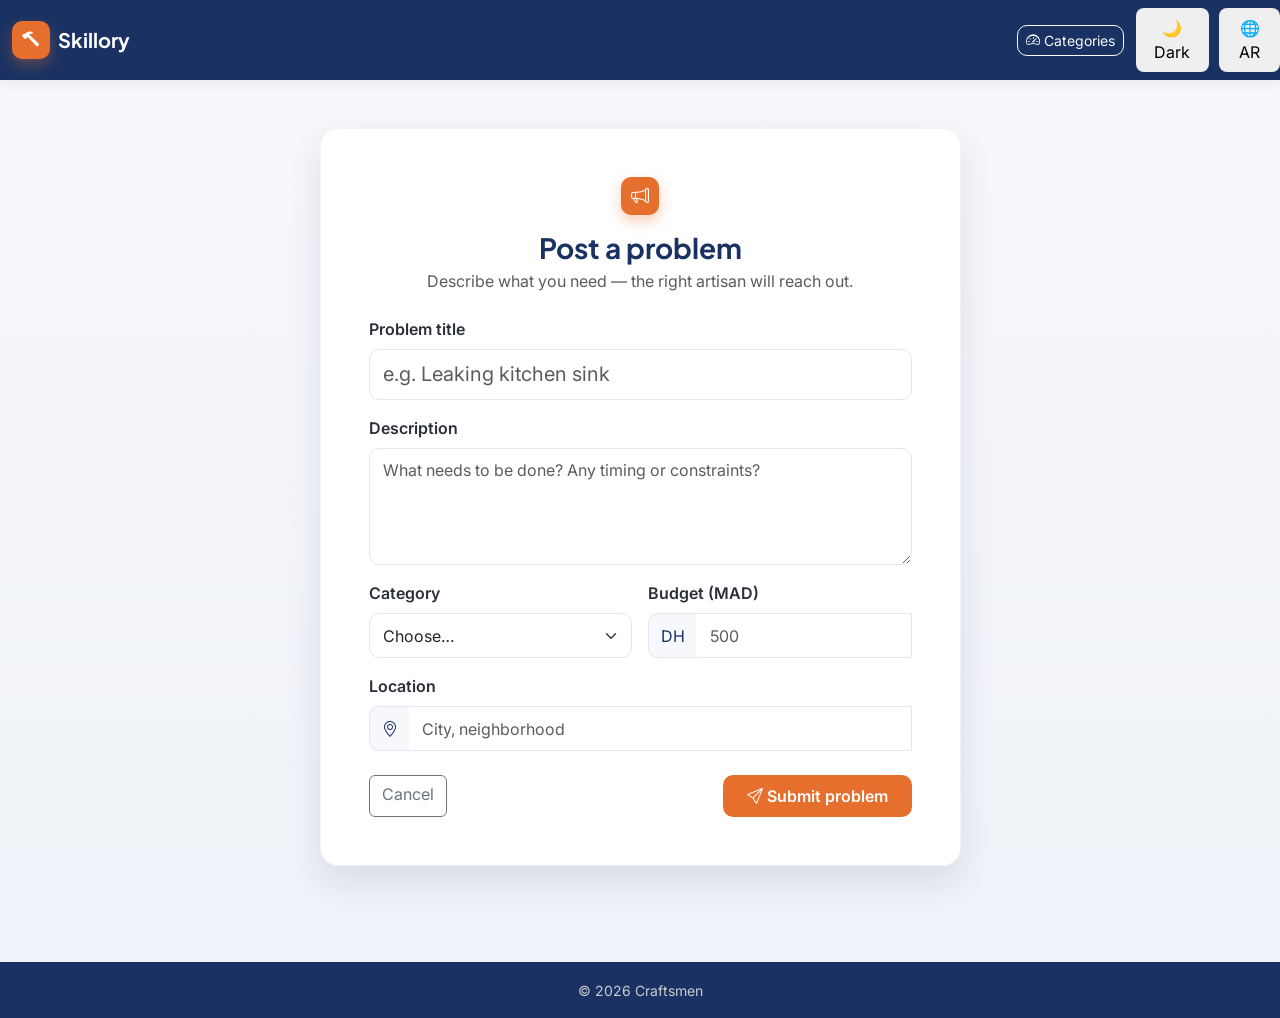
<file: post-problem.html>
<!doctype html>
<html lang="en">
<head>
<meta charset="utf-8" />
<meta name="viewport" content="width=device-width,initial-scale=1" />
<title>Post a Problem — Craftsmen</title>
<link rel="stylesheet" href="https://cdn.jsdelivr.net/npm/bootstrap@5.3.3/dist/css/bootstrap.min.css">
<link rel="stylesheet" href="https://cdn.jsdelivr.net/npm/bootstrap-icons@1.11.3/font/bootstrap-icons.min.css">
<link href="https://fonts.googleapis.com/css2?family=Inter:wght@400;500;600;700&family=Plus+Jakarta+Sans:wght@700;800&display=swap" rel="stylesheet">
<link rel="stylesheet" href="style(post&dashboard).css">
<link rel="stylesheet" href="dark-mode.css">
</head>
<body class="dash-body">
<nav class="navbar navbar-expand-lg craft-nav sticky-top">
  <div class="container">
    <a class="navbar-brand d-flex align-items-center gap-2" href="#">
      <span class="brand-mark"><i class="bi bi-hammer"></i></span>
      <span class="fw-bold">Skillory</span>
    </a>
    <div class="ms-auto d-flex gap-2">
      <a href="category.html" class="btn btn-outline-light btn-sm"><i class="bi bi-speedometer2"></i> Categories</a>
    </div>
  </div>

<div style="display:flex;gap:10px;align-items:center;margin-left:auto">
  <button id="themeToggle" style="padding:8px 12px;border:none;border-radius:8px;cursor:pointer;">
    🌙 Dark
  </button>

  <div id="google_translate_element" style="display:none"></div>

  <button data-lang-toggle style="padding:8px 12px;border:none;border-radius:8px;cursor:pointer;">
    🌐 <span data-lang-label>AR</span>
  </button>
</div>
</nav>

<main class="container py-5">
  <div class="row justify-content-center">
    <div class="col-lg-8 col-xl-7">
      <div class="profile-card p-4 p-lg-5">
        <div class="text-center mb-4">
          <span class="brand-mark mx-auto mb-3"><i class="bi bi-megaphone"></i></span>
          <h1 class="h3 fw-bold text-navy mb-1">Post a problem</h1>
          <p class="text-muted mb-0">Describe what you need — the right artisan will reach out.</p>
        </div>

        <form id="problemForm" novalidate>
          <div class="mb-3">
            <label class="form-label fw-semibold">Problem title</label>
            <input type="text" class="form-control form-control-lg" name="title" maxlength="100" placeholder="e.g. Leaking kitchen sink" required>
            <div class="invalid-feedback">Please enter a short title.</div>
          </div>

          <div class="mb-3">
            <label class="form-label fw-semibold">Description</label>
            <textarea class="form-control" name="description" rows="4" maxlength="600" placeholder="What needs to be done? Any timing or constraints?" required></textarea>
            <div class="invalid-feedback">Please add a description.</div>
          </div>

          <div class="row g-3">
            <div class="col-md-6">
              <label class="form-label fw-semibold">Category</label>
              <select class="form-select" name="category" required>
                <option value="">Choose…</option>
                <option>Carpentry</option>
                <option>Plumbing</option>
                <option>Electrical</option>
                <option>Painting</option>
                <option>Masonry</option>
                <option>Cleaning</option>
                <option>Other</option>
              </select>
              <div class="invalid-feedback">Pick a category.</div>
            </div>
            <div class="col-md-6">
              <label class="form-label fw-semibold">Budget (MAD)</label>
              <div class="input-group">
                <span class="input-group-text">DH</span>
                <input type="number" min="1" step="1" class="form-control" name="budget" placeholder="500" required>
                <div class="invalid-feedback">Enter a budget.</div>
              </div>
            </div>
            <div class="col-12">
              <label class="form-label fw-semibold">Location</label>
              <div class="input-group">
                <span class="input-group-text"><i class="bi bi-geo-alt"></i></span>
                <input type="text" class="form-control" name="location" maxlength="80" placeholder="City, neighborhood" required>
                <div class="invalid-feedback">Where is the job?</div>
              </div>
            </div>
          </div>

          <div id="formAlert" class="alert alert-success d-none mt-4 mb-0">
            <i class="bi bi-check-circle-fill"></i> Problem posted! Redirecting to dashboard…
          </div>

          <div class="d-flex gap-2 mt-4">
            <a href="artisan-dashboard.html" class="btn btn-outline-secondary">Cancel</a>
            <button type="submit" class="btn btn-craft ms-auto px-4">
              <i class="bi bi-send"></i> Submit problem
            </button>
          </div>
        </form>
      </div>
    </div>
  </div>
</main>

<footer class="craft-footer text-center py-3">
  <small>© <span id="yr"></span> Craftsmen</small>
</footer>

<script src="https://cdn.jsdelivr.net/npm/bootstrap@5.3.3/dist/js/bootstrap.bundle.min.js"></script>
<script src="script(post&dashboard).js"></script>
<script src="theme.js"></script>

<script src="translate.js"></script>
<script src="//translate.google.com/translate_a/element.js?cb=googleTranslateElementInit"></script>

</body>
</html>
</file>
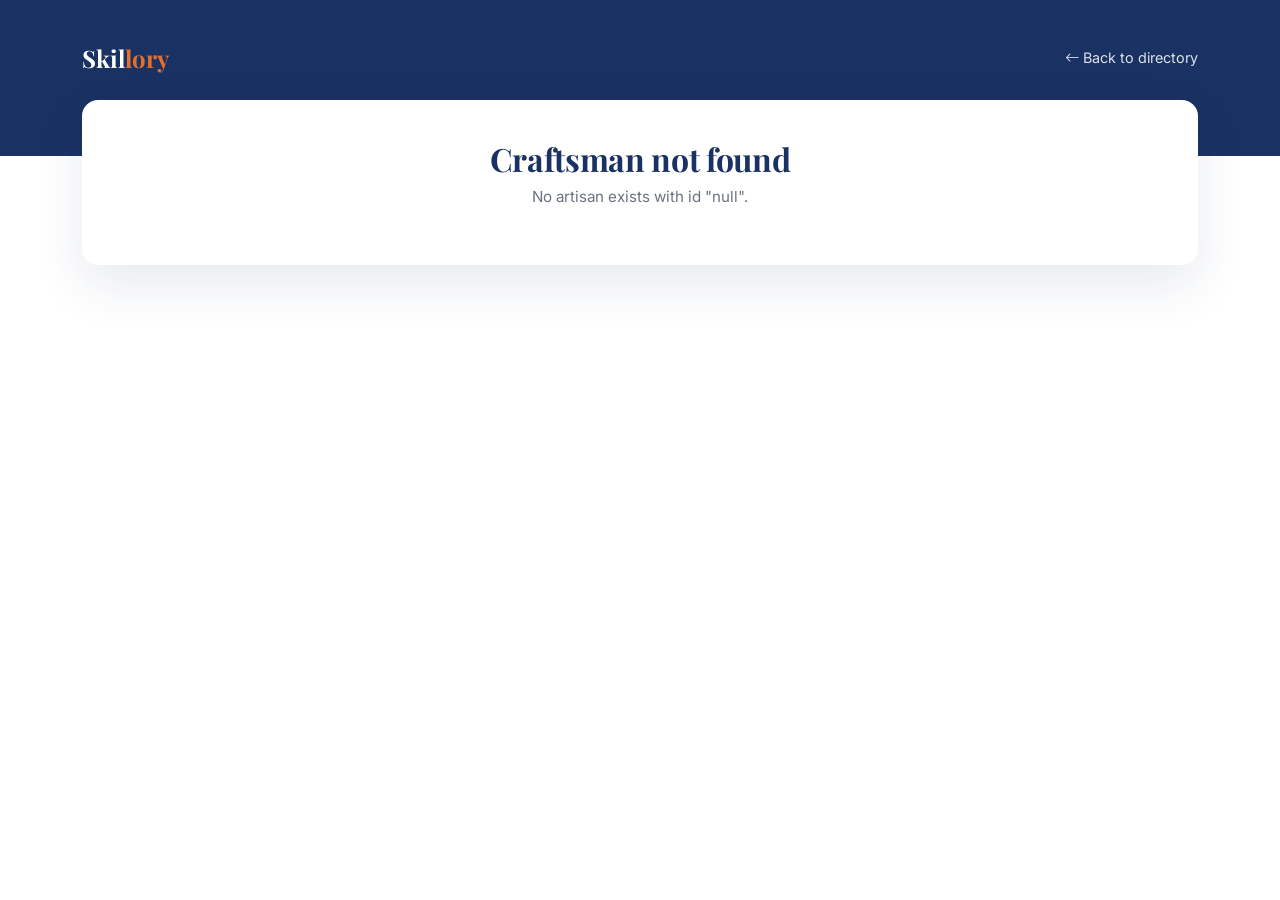
<file: profile.html>
<!DOCTYPE html>
<html lang="en">
<head>
<meta charset="utf-8" />
<meta name="viewport" content="width=device-width, initial-scale=1" />
<title>Craftsman Profile</title>
<meta name="description" content="View craftsman portfolio, reviews and biography." />
<link rel="preconnect" href="https://fonts.googleapis.com" />
<link rel="preconnect" href="https://fonts.gstatic.com" crossorigin />
<link rel="stylesheet" href="https://fonts.googleapis.com/css2?family=Inter:wght@400;500;600;700&family=Playfair+Display:wght@600;700&display=swap" />
<link rel="stylesheet" href="https://cdn.jsdelivr.net/npm/bootstrap@5.3.2/dist/css/bootstrap.min.css" />
<link rel="stylesheet" href="https://cdn.jsdelivr.net/npm/bootstrap-icons@1.11.2/font/bootstrap-icons.css" />
<link rel="stylesheet" href="css/style.css" />
<link rel="stylesheet" href="dark-mode.css">
</head>
<body>
<header class="pf-header">
  <div class="container">
    <div class="d-flex justify-content-between align-items-center">
      <a href="index.html" class="brand">Skil<span>lory</span></a>
      <a href="craftsmen.html" class="pf-back"><i class="bi bi-arrow-left"></i> Back to directory</a>
    </div>
  </div>
</header>
<main class="container" style="margin-bottom:4rem" id="profile-root"></main>
<script src="js/data.js"></script>
<script src="js/profile.js"></script>
<script src="theme.js"></script>

<script src="translate.js"></script>
<script src="//translate.google.com/translate_a/element.js?cb=googleTranslateElementInit"></script>

</body>
</html>
</file>
<file: style.css>
:root{
  --navy:#1A3263;
  --navy-deep:#142850;
  --orange:#E76F2E;
  --orange-hover:#d05f22;
  --bg:#ffffff;
  --section-bg:#EBEBEB;
  --section:#EBEBEB;
  --muted:#6b7280;
  --white:#fff;
  --radius:14px;
  --shadow:0 20px 50px rgba(26,50,99,.12);
  --text:#333333;
  --text-muted:#C9CDCF;
  --text-light: #C9CDCF;
  --light:#EBEBEB;
  --card:#ffffff;
  --border:#d9dde3;
  --transition:.3s ease;
}


*{box-sizing:border-box}
html{scroll-behavior:smooth}
body{
  font-family:'Inter',system-ui,-apple-system,Segoe UI,Roboto,sans-serif;
  color:var(--text);
  background:var(--bg);
  -webkit-font-smoothing:antialiased;
  margin:0;
}

/* Navbar */
.navbar-craftsmen{
  background:var(--navy);
}
.navbar-craftsmen .navbar-brand{font-family:'Plus Jakarta Sans',sans-serif;font-size:1.35rem;letter-spacing:.2px}
.navbar-craftsmen .logo-mark{
  display:inline-flex;align-items:center;justify-content:center;
  width:34px;height:34px;border-radius:8px;
  background:var(--orange);color:#fff;font-size:1rem;
  box-shadow:0 4px 12px rgba(231,111,46,.35);
}
.navbar-craftsmen .nav-link{
  color:#e9eef7 !important;font-weight:500;position:relative;
  padding:.5rem .9rem !important;transition:color .25s ease;
}
.navbar-craftsmen .nav-link::after{
  content:"";position:absolute;left:.9rem;right:.9rem;bottom:.35rem;height:2px;
  background:var(--orange);transform:scaleX(0);transform-origin:left;
  transition:transform .3s ease;
}
.navbar-craftsmen .nav-link:hover{color:#fff !important}
.navbar-craftsmen .nav-link:hover::after{transform:scaleX(1)}

/* Buttons */
.btn-cta{
  background:var(--orange);
  color:#fff;
  border:none;
  font-weight:600;
  border-radius:10px;
  padding:.6rem 1.2rem;
  box-shadow:0 6px 16px rgba(231,111,46,.35);
  transition:transform .25s ease, background .25s ease, box-shadow .25s ease;
  
}
.mt-4{
  width: 200px;
  margin: auto;
}
.btn-cta:hover,.btn-cta:focus{
  background:var(--orange-hover);color:#fff;
  transform:translateY(-2px);
  box-shadow:0 10px 22px rgba(231,111,46,.45);
}
.link-primary-dark{color:var(--navy);font-weight:600;text-decoration:none}
.link-primary-dark:hover{color:var(--orange)}

/* Hero */
.hero{
  position:relative;
  background:#fff;
  padding:5rem 0 6rem;
  overflow:hidden;
}
.hero-pattern{
  position:absolute;inset:0;z-index:0;opacity:.05;
  background-image:radial-gradient(var(--navy) 1.2px, transparent 1.2px);
  background-size:28px 28px;
}
.hero .container{position:relative;z-index:1}
.badge-pill{
  display:inline-block;background:#f1f3f8;color:var(--navy);
  border:1px solid #e3e7f0;border-radius:999px;
  padding:.4rem 1rem;font-size:.75rem;font-weight:600;
  letter-spacing:.08em;text-transform:uppercase;
}
.hero-title{
  font-family:'Plus Jakarta Sans',sans-serif;
  font-weight:800;color:var(--navy);
  font-size:clamp(2.2rem,5.5vw,4.5rem);
  line-height:1.05;letter-spacing:-.02em;
  margin:0;
}
.accent-underline{position:relative;color:var(--orange);white-space:nowrap}
.accent-underline::after{
  content:"";position:absolute;left:0;right:0;bottom:.1em;height:.35em;
  background:rgba(231,111,46,.2);border-radius:4px;z-index:-1;
}
.hero-subtitle{
  color:#5b6470;font-size:1.15rem;max-width:640px;
}

/* Services */
.services-section{
  background:var(--section-bg);
  padding:5rem 0 6rem;
}
.section-title{
  font-family:'Plus Jakarta Sans',sans-serif;font-weight:800;
  color:var(--navy);font-size:clamp(1.8rem,3.5vw,2.6rem);letter-spacing:-.01em;
}
.section-sub{color:#5b6470}

.service-card{
  background:#fff;border-radius:18px;
  padding:2rem;border:2px solid transparent;
  box-shadow:0 4px 14px rgba(20,40,80,.06);
  transition:transform .35s ease, box-shadow .35s ease, border-color .35s ease;
}
.service-card:hover{
  transform:translateY(-8px);
  border-color:var(--orange);
  box-shadow:0 22px 40px rgba(20,40,80,.12);
}
.service-icon{
  width:56px;height:56px;border-radius:14px;
  display:flex;align-items:center;justify-content:center;
  background:var(--navy);color:#fff;font-size:1.45rem;
  margin-bottom:1.1rem;transition:background .3s ease;
}
.service-card:hover .service-icon{background:var(--orange)}
.service-card h3{
  font-family:'Plus Jakarta Sans',sans-serif;font-weight:700;
  color:var(--navy);font-size:1.5rem;margin-bottom:.5rem;
}
.service-card p{color:#5b6470;margin-bottom:1.2rem}
.card-cta{
  color:var(--orange);font-weight:600;text-decoration:none;
  display:inline-flex;align-items:center;gap:.4rem;
  transition:gap .25s ease;
}
.card-cta:hover{gap:.7rem;color:var(--orange-hover)}

/* Footer */
.footer-craftsmen{
  background:var(--navy-deep);color:#cfd5e2;
  padding:1.6rem 0;font-size:.9rem;
}
.text-muted-light{color:var(--text-muted)}

/* Animations */
.fade-in{
  animation:fadeIn .9s ease both;
}
@keyframes fadeIn{
  from{opacity:0;transform:translateY(14px)}
  to{opacity:1;transform:none}
}
.reveal{opacity:0;transform:translateY(20px);transition:opacity .7s ease, transform .7s ease}
.reveal.visible{opacity:1;transform:none}

/* Responsive tweaks */
@media (max-width:575.98px){
  .hero{padding:3rem 0 4rem}
  .services-section{padding:3.5rem 0 4rem}
  .service-card{padding:1.5rem}
}
/* ====================================             =======================================================
=======================================  ========================================================
=======================================  ========================================================
======================================                  ==========================================================
=======================================   ========================================================
=======================================    ====================================================== */
/* ===== Craftsmen Footer ===== */


.site-footer {
  background: var(--navy);
  color: var(--text-light);
  font-family: 'Inter', sans-serif;
  position: relative;
}

.site-footer::before {
  content: "";
  display: block;
  height: 4px;
  background: linear-gradient(90deg, var(--orange), transparent);
}

/* Brand */
.footer-brand {
  text-decoration: none;
  color: var(--white);
}
.footer-brand .brand-mark {
  width: 40px; height: 40px;
  display: inline-flex; align-items: center; justify-content: center;
  background: var(--orange);
  color: var(--white);
  border-radius: 10px;
  font-size: 1.15rem;
  transition: transform .3s ease;
}
.footer-brand:hover .brand-mark { transform: rotate(-12deg) scale(1.05); }

.brand-name {
  font-family: 'Plus Jakarta Sans', sans-serif;
  font-weight: 800;
  font-size: 1.35rem;
  color: var(--white);
}

.footer-text {
  color: var(--text-light);
  line-height: 1.7;
  font-size: .95rem;
  max-width: 360px;
}

/* Titles */
.footer-title {
  color: var(--white);
  font-family: 'Plus Jakarta Sans', sans-serif;
  font-weight: 700;
  text-transform: uppercase;
  letter-spacing: .08em;
  font-size: .85rem;
  margin-bottom: 1.1rem;
  position: relative;
  padding-bottom: .6rem;
}
.footer-title::after {
  content: "";
  position: absolute;
  left: 0; bottom: 0;
  width: 32px; height: 2px;
  background: var(--orange);
  border-radius: 2px;
}

/* Links */
.footer-links li { margin-bottom: .55rem; }
.footer-links a {
  color: var(--text-light);
  text-decoration: none;
  font-size: .95rem;
  display: inline-flex;
  align-items: center;
  gap: .4rem;
  transition: all .25s ease;
}
.footer-links a i {
  font-size: .7rem;
  color: var(--orange);
  transition: transform .25s ease;
}
.footer-links a:hover {
  color: var(--orange);
  transform: translateX(4px);
}
.footer-links a:hover i { transform: translateX(2px); }

/* Contact */
.footer-contact li {
  display: flex;
  align-items: center;
  gap: .7rem;
  margin-bottom: .7rem;
  font-size: .95rem;
}
.footer-contact i {
  width: 34px; height: 34px;
  display: inline-flex; align-items: center; justify-content: center;
  background: rgba(255,255,255,.06);
  color: var(--orange);
  border-radius: 8px;
  font-size: .9rem;
  transition: all .25s ease;
}
.footer-contact a {
  color: var(--text-light);
  text-decoration: none;
  transition: color .25s ease;
}
.footer-contact li:hover i {
  background: var(--orange);
  color: var(--white);
  transform: translateY(-2px);
}
.footer-contact a:hover { color: var(--orange); }

/* Socials */
.footer-socials a {
  width: 40px; height: 40px;
  display: inline-flex; align-items: center; justify-content: center;
  border-radius: 50%;
  background: rgba(255,255,255,.08);
  color: var(--white);
  text-decoration: none;
  font-size: 1rem;
  transition: all .3s ease;
}
.footer-socials a:hover {
  background: var(--orange);
  color: var(--white);
  transform: translateY(-4px) rotate(-6deg);
  box-shadow: 0 8px 18px -6px rgba(231,111,46,.55);
}

/* Bottom bar */
.footer-bottom {
  background: var(--navy-deep);
  border-top: 1px solid rgba(255,255,255,.06);
  color: var(--text-light);
}
.footer-bottom p { color: var(--text-light); }

/* Responsive tweaks */
@media (max-width: 767.98px) {
  .footer-text { max-width: 100%; }
  .footer-title { margin-top: .25rem; }
}

/* register and login pages  */
/* =====================================================
=======================================================
=========================================================
=======================================================
=======================================================
========================================================
===================================================
======================================================= */

html,body{
  margin:0;
  padding:0;
  font-family:'Inter',system-ui,-apple-system,Segoe UI,Roboto,sans-serif;
  color:var(--text);
  background:var(--section)
}
/* Navbar */
.nav{background:var(--navy);color:#fff;padding:14px 24px;display:flex;justify-content:space-between;align-items:center;position:sticky;top:0;z-index:50}
.nav .brand{font-family:'Plus Jakarta Sans',sans-serif;font-weight:800;font-size:20px;color:#fff;display:flex;align-items:center;gap:8px}
.nav .brand .dot{width:10px;height:10px;border-radius:50%;background:var(--orange)}
.nav .back{color:#fff;font-size:14px;opacity:.85;transition:.2s}
.nav .back:hover{opacity:1;color:var(--orange)}

/* Layout */
.auth-wrap{min-height:calc(100vh - 64px);display:flex;align-items:center;justify-content:center;padding:40px 16px}
.auth-card{background:#fff;width:100%;max-width:480px;border-radius:var(--radius);box-shadow:var(--shadow);padding:36px 32px;animation:rise .5s ease both}
@keyframes rise{from{opacity:0;transform:translateY(16px)}to{opacity:1;transform:none}}

.auth-head{text-align:center;margin-bottom:22px}
.auth-head .badge{display:inline-block;padding:6px 12px;border-radius:999px;background:rgba(231,111,46,.12);color:var(--orange);font-size:12px;font-weight:600;letter-spacing:.5px;text-transform:uppercase}
.auth-head h1{font-family:'Plus Jakarta Sans',sans-serif;color:var(--navy);font-size:26px;margin:12px 0 6px}
.auth-head p{color:var(--muted);margin:0;font-size:14px}

/* Tabs */
.tabs{display:flex;background:var(--section);border-radius:10px;padding:4px;margin-bottom:22px}
.tab{flex:1;text-align:center;padding:10px 12px;font-size:14px;font-weight:600;color:var(--muted);cursor:pointer;border-radius:8px;transition:.25s;border:none;background:transparent}
.tab.active{background:#fff;color:var(--navy);box-shadow:0 2px 8px rgba(0,0,0,.06)}

/* Forms */
.form{display:none;flex-direction:column;gap:14px}
.form.active{display:flex}
.field label{display:block;font-size:13px;font-weight:600;color:var(--navy);margin-bottom:6px}
.field input, .field select{
  width:100%;padding:12px 14px;border:1px solid #d9dde3;border-radius:10px;
  font-size:14px;color:var(--text);background:#fff;transition:.2s;font-family:inherit
}
.field input:focus, .field select:focus{outline:none;border-color:var(--orange);box-shadow:0 0 0 4px rgba(231,111,46,.12)}
.error-msg{color:#d33b3b;font-size:12px;margin-top:6px;min-height:14px}

.btn{
  background:var(--orange);color:#fff;border:none;padding:12px 18px;border-radius:10px;
  font-weight:700;font-size:15px;cursor:pointer;transition:.25s;font-family:inherit
}
.btn:hover{background:#d4621f;transform:translateY(-1px);box-shadow:0 8px 20px rgba(231,111,46,.3)}
.btn:active{transform:translateY(0)}

.swap-link{text-align:center;font-size:14px;color:var(--muted);margin-top:18px}
.swap-link a{color:var(--orange);font-weight:600}
.swap-link a:hover{text-decoration:underline}

.divider{height:1px;background:#e5e7eb;margin:18px 0}
.alt-role{text-align:center;font-size:13px;color:var(--muted)}
.alt-role a{color:var(--navy);font-weight:700}
.alt-role a:hover{color:var(--orange)}

/* Hero side image (desktop) */
.split{display:grid;grid-template-columns:1fr;gap:0}
@media(min-width:992px){
  .auth-card.split{max-width:900px;grid-template-columns:1fr 1fr;padding:0;overflow:hidden}
  .split-side{background:var(--navy);color:#fff;padding:40px;display:flex;flex-direction:column;justify-content:center;gap:16px;background-size:cover;background-position:center;position:relative}
  .split-side::after{content:"";position:absolute;inset:0;background:linear-gradient(135deg,rgba(26,50,99,.92),rgba(26,50,99,.7))}
  .split-side > *{position:relative;z-index:2}
  .split-side h2{font-family:'Plus Jakarta Sans',sans-serif;font-size:26px;margin:0}
  .split-side p{opacity:.85;font-size:14px;line-height:1.6}
  .split-side .pill{display:inline-block;background:var(--orange);padding:6px 12px;border-radius:999px;font-size:12px;font-weight:600;width:fit-content}
  .split-form{padding:40px 36px}
}

@media(max-width:480px){
  .auth-card{padding:28px 22px}
  .auth-head h1{font-size:22px}
}


/* register and login pages ends */
/* =========================================================
=============================================================
=============================================================
========================================================
=========================================================
=====================================================
======================================================= */
/* category section */
html,body{
  margin:0;
  padding:0;
  font-family:'Inter',sans-serif;
  color:var(--text);
  background:#fff;
  -webkit-font-smoothing:antialiased
}
h1,h2,h3,h4,h5{font-family:'Playfair Display',Georgia,serif;letter-spacing:-.01em}
.hero .eyebrow{display:inline-block;color:var(--orange);font-size:.85rem;font-weight:600;letter-spacing:3px;text-transform:uppercase;margin-bottom:1.25rem}
section{padding:5rem 0}
.section-light{background:var(--light)}
.section-title{text-align:center;margin-bottom:3.5rem}
.section-title h2{font-size:clamp(2rem,3.5vw,2.75rem);color:var(--navy);font-weight:700;margin-bottom:.75rem}
.section-title p{color:#6b7280;max-width:560px;margin:0 auto}
.cat-card{background:#fff;border:1px solid #ececec;border-radius:12px;padding:2rem 1.5rem;height:100%;transition:all .4s cubic-bezier(.4,0,.2,1);cursor:pointer;position:relative;overflow:hidden}
.cat-card::before{content:'';position:absolute;top:0;left:0;width:100%;height:3px;background:var(--orange);transform:scaleX(0);transform-origin:left;transition:transform .4s}
.cat-card:hover{transform:translateY(-8px);box-shadow:0 20px 40px rgba(26,50,99,.12);border-color:var(--orange)}
.cat-card:hover::before{transform:scaleX(1)}
.cat-card .icon{width:56px;height:56px;border-radius:12px;background:rgba(231,111,46,.1);color:var(--orange);display:flex;align-items:center;justify-content:center;font-size:1.5rem;margin-bottom:1.25rem;transition:all .3s}
.cat-card:hover .icon{background:var(--orange);color:#fff;transform:rotate(-6deg) scale(1.05)}
.cat-card h3{font-size:1.25rem;color:var(--navy);font-weight:700;margin-bottom:.5rem}
.cat-card p{color:#6b7280;font-size:.92rem;line-height:1.55;margin-bottom:1.25rem;min-height:3em}
.cat-card .browse{color:var(--orange);font-weight:600;font-size:.85rem;letter-spacing:1.5px;text-decoration:none;display:inline-flex;align-items:center;gap:6px;transition:gap .3s}
.cat-card:hover .browse{gap:12px}

@keyframes fadeUp{from{opacity:0;transform:translateY(24px)}to{opacity:1;transform:translateY(0)}}
.fade-in{opacity:0;animation:fadeUp .9s ease forwards}
.delay-1{animation-delay:.15s}.delay-2{animation-delay:.3s}.delay-3{animation-delay:.45s}
.reveal{opacity:0;transform:translateY(30px);transition:all .7s cubic-bezier(.4,0,.2,1)}
.reveal.visible{opacity:1;transform:translateY(0)}
@media(max-width:768px){.hero{padding:5rem 0 4rem}section{padding:3.5rem 0}.service-card{padding:2.5rem 1.75rem}}

/* ===================================
===================================
=======================================
=======================================
======================================
=====================================
========================================
profile and collection of artisan  */

h1,h2,h3,h4,h5{font-family:'Playfair Display',Georgia,serif;letter-spacing:-.01em}

/* Navbar */
.navbar-craft{background:var(--navy);padding:1rem 0;box-shadow:0 2px 12px rgba(0,0,0,.08);transition:box-shadow .3s}
.navbar-craft .navbar-brand{color:#fff!important;font-family:'Playfair Display',serif;font-weight:700;font-size:1.6rem}
.navbar-craft .navbar-brand span{color:var(--orange)}
.navbar-craft .nav-link{color:#fff!important;font-weight:500;margin:0 .5rem;position:relative;transition:color .3s}
.navbar-craft .nav-link:hover{color:var(--orange)!important}
.navbar-craft .nav-link::after{content:'';position:absolute;left:50%;bottom:-4px;width:0;height:2px;background:var(--orange);transition:all .3s;transform:translateX(-50%)}
.navbar-craft .nav-link:hover::after{width:100%}
.navbar-craft .navbar-toggler{border-color:rgba(255,255,255,.3)}
.navbar-craft .navbar-toggler-icon{filter:invert(1)}

/* Buttons */
.btn-orange{background:var(--orange);color:#fff;border:none;padding:.85rem 2.2rem;font-weight:600;letter-spacing:.5px;border-radius:6px;transition:all .3s;text-transform:uppercase;font-size:.9rem;text-decoration:none;display:inline-block;text-align:center}
.btn-orange:hover{background:#d05f1f;color:#fff;transform:translateY(-2px);box-shadow:0 10px 25px rgba(231,111,46,.35)}
.btn-outline-navy{border:2px solid var(--navy);color:var(--navy);background:transparent;padding:.75rem 2rem;font-weight:600;border-radius:6px;transition:all .3s;text-transform:uppercase;letter-spacing:.5px;cursor:pointer;font-size:.9rem}
.btn-outline-navy:hover{background:var(--navy);color:#fff}

/* Hero & sections */
.hero{background:#fff;padding:8rem 0 6rem;text-align:center;position:relative;overflow:hidden}
.hero::before{content:'';position:absolute;top:-50%;left:-10%;width:60%;height:120%;background:radial-gradient(circle,rgba(231,111,46,.06) 0%,transparent 70%);pointer-events:none}
.hero h1{font-size:clamp(2.5rem,5vw,4.5rem);color:var(--navy);font-weight:700;margin-bottom:1.25rem;letter-spacing:-.02em}
.hero .subtitle{color:#6b7280;font-size:1.15rem;max-width:560px;margin:0 auto 2.5rem}
.hero .eyebrow{display:inline-block;color:var(--orange);font-size:.85rem;font-weight:600;letter-spacing:3px;text-transform:uppercase;margin-bottom:1.25rem}
section{padding:5rem 0}
.section-light{background:var(--light)}
.section-title{text-align:center;margin-bottom:3.5rem}
.section-title h2{font-size:clamp(2rem,3.5vw,2.75rem);color:var(--navy);font-weight:700;margin-bottom:.75rem}
.section-title p{color:#6b7280;max-width:560px;margin:0 auto}

/* Category cards */
.cat-card{background:#fff;border:1px solid #ececec;border-radius:12px;padding:2rem 1.5rem;height:100%;transition:all .4s cubic-bezier(.4,0,.2,1);cursor:pointer;position:relative;overflow:hidden}
.cat-card::before{content:'';position:absolute;top:0;left:0;width:100%;height:3px;background:var(--orange);transform:scaleX(0);transform-origin:left;transition:transform .4s}
.cat-card:hover{transform:translateY(-8px);box-shadow:0 20px 40px rgba(26,50,99,.12);border-color:var(--orange)}
.cat-card:hover::before{transform:scaleX(1)}
.cat-card .icon{width:56px;height:56px;border-radius:12px;background:rgba(231,111,46,.1);color:var(--orange);display:flex;align-items:center;justify-content:center;font-size:1.5rem;margin-bottom:1.25rem;transition:all .3s}
.cat-card:hover .icon{background:var(--orange);color:#fff;transform:rotate(-6deg) scale(1.05)}
.cat-card h3{font-size:1.25rem;color:var(--navy);font-weight:700;margin-bottom:.5rem}
.cat-card p{color:#6b7280;font-size:.92rem;line-height:1.55;margin-bottom:1.25rem;min-height:3em}
.cat-card .browse{color:var(--orange);font-weight:600;font-size:.85rem;letter-spacing:1.5px;text-decoration:none;display:inline-flex;align-items:center;gap:6px;transition:gap .3s}
.cat-card:hover .browse{gap:12px}

/* Footer */
.footer{background:var(--navy);color:#fff;padding:4rem 0 1.5rem}
.footer h5{font-family:'Inter',sans-serif;font-weight:600;margin-bottom:1.25rem;font-size:1rem;letter-spacing:.5px}
.footer-brand{font-family:'Playfair Display',serif;font-size:1.5rem;font-weight:700;margin-bottom:.75rem}
.footer-brand span{color:var(--orange)}
.footer p,.footer a{color:var(--muted);text-decoration:none;font-size:.92rem;transition:color .3s}
.footer ul{list-style:none;padding:0}
.footer ul li{margin-bottom:.5rem}
.footer a:hover{color:var(--orange)}
.footer hr{border-color:rgba(255,255,255,.1);margin:2.5rem 0 1.25rem}
.footer .copy{text-align:center;font-size:.85rem;color:var(--muted)}

/* Reveal animations */
@keyframes fadeUp{from{opacity:0;transform:translateY(24px)}to{opacity:1;transform:translateY(0)}}
.reveal{opacity:0;transform:translateY(30px);transition:all .7s cubic-bezier(.4,0,.2,1)}
.reveal.visible{opacity:1;transform:translateY(0)}

/* Directory header */
.dir-header{background:var(--navy);color:#fff;padding:3.5rem 0 4.5rem;position:relative}
.dir-header .brand{font-family:'Playfair Display',serif;font-weight:700;font-size:1.5rem;color:#fff;text-decoration:none}
.dir-header .brand span{color:var(--orange)}
.dir-header h1{font-size:clamp(2rem,4vw,3rem);margin-top:1.5rem;font-weight:700}
.dir-header p{color:var(--muted);max-width:560px;margin-top:.5rem}
.dir-back{color:#fff;text-decoration:none;font-size:.9rem;opacity:.85;transition:opacity .3s}
.dir-back:hover{opacity:1;color:var(--orange)}
.dir-grid{padding:4rem 0;background:#fff}

/* Craft card */
.craft-card{background:#fff;border:1px solid #ececec;border-radius:14px;padding:1.75rem;height:100%;transition:all .4s cubic-bezier(.4,0,.2,1);display:flex;flex-direction:column;position:relative;overflow:hidden}
.craft-card::before{content:'';position:absolute;top:0;left:0;width:100%;height:3px;background:var(--orange);transform:scaleX(0);transform-origin:left;transition:transform .4s}
.craft-card:hover{transform:translateY(-8px);box-shadow:0 20px 40px rgba(26,50,99,.12);border-color:var(--orange)}
.craft-card:hover::before{transform:scaleX(1)}
.craft-card .top{display:flex;gap:1rem;align-items:flex-start;margin-bottom:1.1rem}
.craft-card .avatar{width:72px;height:72px;border-radius:50%;background:linear-gradient(135deg,#f3f4f6,#e5e7eb);border:1px solid #e5e7eb;flex-shrink:0;display:flex;align-items:center;justify-content:center;color:#9ca3af;font-size:1.6rem}
.craft-card .name{font-size:1.2rem;font-weight:700;color:var(--navy);margin:0 0 .25rem;font-family:'Playfair Display',serif}
.craft-card .meta{font-size:.83rem;color:#6b7280;display:flex;align-items:center;gap:.5rem;flex-wrap:wrap}
.craft-card .stars{color:var(--orange);font-weight:600}
.craft-card .bio{font-size:.92rem;color:#4b5563;line-height:1.55;margin-bottom:1rem;min-height:3em}
.craft-card .tags{display:flex;flex-wrap:wrap;gap:.4rem;margin-bottom:1.25rem}
.craft-card .tag{background:rgba(231,111,46,.08);color:var(--orange);font-size:.72rem;font-weight:600;padding:.3rem .65rem;border-radius:20px;letter-spacing:.3px;text-transform:uppercase}
.craft-card .stats{display:grid;grid-template-columns:repeat(3,1fr);gap:.5rem;background:var(--light);border-radius:10px;padding:.85rem;margin-bottom:1.25rem}
.craft-card .stat{text-align:center}
.craft-card .stat .v{font-weight:700;color:var(--navy);font-size:.95rem;display:block;line-height:1.2}
.craft-card .stat .l{font-size:.68rem;color:#6b7280;text-transform:uppercase;letter-spacing:.5px;margin-top:.15rem;display:block}
.craft-card .availability{display:inline-flex;align-items:center;gap:.4rem;font-size:.78rem;font-weight:600;margin-bottom:1rem}
.craft-card .dot{width:8px;height:8px;border-radius:50%;background:#22c55e}
.craft-card .dot.busy{background:#f59e0b}
.craft-card .dot.off{background:#9ca3af}
.craft-card .actions{display:flex;gap:.6rem;margin-top:auto}
.craft-card .actions .btn-orange,.craft-card .actions .btn-outline-navy{flex:1;padding:.65rem 1rem;font-size:.85rem}

/* Profile page */
.pf-header{background:var(--navy);color:#fff;padding:2.5rem 0 5rem;position:relative}
.pf-header .brand{font-family:'Playfair Display',serif;font-weight:700;font-size:1.5rem;color:#fff;text-decoration:none}
.pf-header .brand span{color:var(--orange)}
.pf-back{color:#fff;text-decoration:none;font-size:.9rem;opacity:.85;transition:opacity .3s}
.pf-back:hover{opacity:1;color:var(--orange)}
.pf-hero{margin-top:-3.5rem;background:#fff;border-radius:16px;box-shadow:0 20px 50px rgba(26,50,99,.1);padding:2.5rem;text-align:center;position:relative;z-index:2}
.pf-avatar{width:160px;height:160px;border-radius:50%;background:linear-gradient(135deg,#f3f4f6,#e5e7eb);border:4px solid #fff;box-shadow:0 10px 30px rgba(0,0,0,.08);display:flex;align-items:center;justify-content:center;color:#9ca3af;font-size:4rem;margin:-5rem auto 1.25rem}
.pf-name{font-size:2rem;font-weight:700;color:var(--navy);margin-bottom:.5rem}
.pf-meta{color:#6b7280;display:flex;justify-content:center;align-items:center;gap:1.25rem;flex-wrap:wrap;font-size:.95rem}
.pf-stars{color:var(--orange);font-weight:600}
.pf-actions{display:flex;gap:.6rem;justify-content:center;margin-top:1.5rem;flex-wrap:wrap}
.pf-tabs{display:flex;gap:.25rem;border-bottom:2px solid var(--light);margin:3rem 0 2rem;overflow-x:auto}
.pf-tab{background:none;border:none;padding:.9rem 1.5rem;font-weight:600;font-size:.95rem;color:#6b7280;cursor:pointer;position:relative;transition:color .3s;white-space:nowrap;font-family:inherit}
.pf-tab:hover{color:var(--navy)}
.pf-tab.active{color:var(--navy)}
.pf-tab.active::after{content:'';position:absolute;bottom:-2px;left:0;right:0;height:3px;background:var(--orange);border-radius:2px}
.pf-panel{animation:fadeIn .35s ease}
.pf-panel.hidden{display:none}
@keyframes fadeIn{from{opacity:0;transform:translateY(8px)}to{opacity:1;transform:none}}
.pf-portfolio-item{aspect-ratio:1;border-radius:12px;background:linear-gradient(135deg,#f3f4f6,#e5e7eb);border:1px solid #e5e7eb;display:flex;align-items:center;justify-content:center;color:#9ca3af;font-size:2.5rem;transition:all .4s cubic-bezier(.4,0,.2,1);cursor:pointer;overflow:hidden;position:relative}
.pf-portfolio-item:hover{transform:translateY(-6px);box-shadow:0 18px 35px rgba(26,50,99,.12);border-color:var(--orange)}
.pf-portfolio-item .label{position:absolute;bottom:0;left:0;right:0;background:linear-gradient(transparent,rgba(26,50,99,.85));color:#fff;font-size:.85rem;padding:1.5rem 1rem .8rem;font-family:'Inter',sans-serif;text-align:left;font-weight:500;opacity:0;transition:opacity .3s}
.pf-portfolio-item:hover .label{opacity:1}
.pf-review{background:#fff;border:1px solid #ececec;border-radius:12px;padding:1.5rem;transition:all .3s;margin-bottom:1rem}
.pf-review:hover{border-color:var(--orange);box-shadow:0 12px 28px rgba(26,50,99,.08)}
.pf-review .head{display:flex;justify-content:space-between;align-items:flex-start;gap:1rem;margin-bottom:.6rem}
.pf-review .who{font-weight:700;color:var(--navy);font-family:'Playfair Display',serif;font-size:1.05rem}
.pf-review .date{font-size:.78rem;color:#9ca3af;text-transform:uppercase;letter-spacing:.5px}
.pf-review .text{color:#4b5563;line-height:1.6;font-size:.95rem;margin:0}
.pf-about{background:#fff;border:1px solid #ececec;border-radius:12px;padding:2rem}
.pf-about h3{color:var(--navy);font-size:1.3rem;margin-bottom:.8rem;margin-top:1.5rem}
.pf-about h3:first-child{margin-top:0}
.pf-about p{color:#4b5563;line-height:1.7;margin-bottom:1rem}
.pf-skills{display:flex;flex-wrap:wrap;gap:.5rem;margin-top:.5rem}
.pf-skill{background:rgba(231,111,46,.08);color:var(--orange);font-size:.78rem;font-weight:600;padding:.4rem .85rem;border-radius:20px;letter-spacing:.3px;text-transform:uppercase}
.pf-stats{display:grid;grid-template-columns:repeat(auto-fit,minmax(140px,1fr));gap:1rem;margin-top:1rem}
.pf-stat{background:var(--light);border-radius:10px;padding:1rem;text-align:center}
.pf-stat .v{font-weight:700;color:var(--navy);font-size:1.3rem;display:block;font-family:'Playfair Display',serif}
.pf-stat .l{font-size:.72rem;color:#6b7280;text-transform:uppercase;letter-spacing:.5px;margin-top:.25rem;display:block}

/* ==============================================
===================================================
===========================================
================================
===================================
==========================================
=============================================
====concatenate two file 
and this code of the second file only
=====================================
========================================*/


*{box-sizing:border-box}
html,body{margin:0;padding:0;font-family:'Inter',system-ui,-apple-system,Segoe UI,Roboto,sans-serif;color:var(--text);background:var(--section)}
a{text-decoration:none;color:var(--navy)}
img{max-width:100%;display:block}

/* Navbar */
.nav{background:var(--navy);color:#fff;padding:14px 24px;display:flex;justify-content:space-between;align-items:center;position:sticky;top:0;z-index:50}
.nav .brand{font-family:'Plus Jakarta Sans',sans-serif;font-weight:800;font-size:20px;color:#fff;display:flex;align-items:center;gap:8px}
.nav .brand .dot{width:10px;height:10px;border-radius:50%;background:var(--orange)}
.nav .back{color:#fff;font-size:14px;opacity:.85;transition:.2s}
.nav .back:hover{opacity:1;color:var(--orange)}

/* Layout */
.auth-wrap{min-height:calc(100vh - 64px);display:flex;align-items:center;justify-content:center;padding:40px 16px}
.auth-card{
   background: var(--card);
  width:100%;
  max-width:480px;
  border-radius:var(--radius);
  box-shadow:var(--shadow);
  padding:36px 32px;
  animation:rise .5s ease both;
}
@keyframes rise{from{opacity:0;transform:translateY(16px)}to{opacity:1;transform:none}}

.auth-head{text-align:center;margin-bottom:22px}
.auth-head .badge{display:inline-block;padding:6px 12px;border-radius:999px;background:rgba(231,111,46,.12);color:var(--orange);font-size:12px;font-weight:600;letter-spacing:.5px;text-transform:uppercase}
.auth-head h1{font-family:'Plus Jakarta Sans',sans-serif;color:var(--navy);font-size:26px;margin:12px 0 6px}
.auth-head p{color:var(--muted);margin:0;font-size:14px}

/* Tabs */
.tabs{display:flex;background:var(--section);border-radius:10px;padding:4px;margin-bottom:22px}
.tab{flex:1;text-align:center;padding:10px 12px;font-size:14px;font-weight:600;color:var(--muted);cursor:pointer;border-radius:8px;transition:.25s;border:none;background:transparent}
.tab.active{background:#fff;color:var(--navy);box-shadow:0 2px 8px rgba(0,0,0,.06)}

/* Forms */
.form{display:none;flex-direction:column;gap:14px}
.form.active{display:flex}
.field label{display:block;font-size:13px;font-weight:600;color:var(--navy);margin-bottom:6px}
.field input, .field select{
  width:100%;padding:12px 14px;border:1px solid #d9dde3;border-radius:10px;
  font-size:14px;color:var(--text);background:#fff;transition:.2s;font-family:inherit
}
.field input:focus, .field select:focus{outline:none;border-color:var(--orange);box-shadow:0 0 0 4px rgba(231,111,46,.12)}
.error-msg{color:#d33b3b;font-size:12px;margin-top:6px;min-height:14px}

.btn{
  background:var(--orange);color:#fff;border:none;padding:12px 18px;border-radius:10px;
  font-weight:700;font-size:15px;cursor:pointer;transition:.25s;font-family:inherit
}
.btn:hover{background:#d4621f;transform:translateY(-1px);box-shadow:0 8px 20px rgba(231,111,46,.3)}
.btn:active{transform:translateY(0)}

.swap-link{text-align:center;font-size:14px;color:var(--muted);margin-top:18px}
.swap-link a{color:var(--orange);font-weight:600}
.swap-link a:hover{text-decoration:underline}

.divider{height:1px;background:#e5e7eb;margin:18px 0}
.alt-role{text-align:center;font-size:13px;color:var(--muted)}
.alt-role a{color:var(--navy);font-weight:700}
.alt-role a:hover{color:var(--orange)}

/* Hero side image (desktop) */
.split{display:grid;grid-template-columns:1fr;gap:0}
@media(min-width:992px){
  .auth-card.split{max-width:900px;grid-template-columns:1fr 1fr;padding:0;overflow:hidden}
  .split-side{background:var(--navy);color:#fff;padding:40px;display:flex;flex-direction:column;justify-content:center;gap:16px;background-size:cover;background-position:center;position:relative}
  .split-side::after{content:"";position:absolute;inset:0;background:linear-gradient(135deg,rgba(26,50,99,.92),rgba(26,50,99,.7))}
  .split-side > *{position:relative;z-index:2}
  .split-side h2{font-family:'Plus Jakarta Sans',sans-serif;font-size:26px;margin:0}
  .split-side p{opacity:.85;font-size:14px;line-height:1.6}
  .split-side .pill{display:inline-block;background:var(--orange);padding:6px 12px;border-radius:999px;font-size:12px;font-weight:600;width:fit-content}
  .split-form{padding:40px 36px}
}

.strength {
  width: 100%;
  height: 6px;
  background: #eee;
  border-radius: 5px;
  margin-top: 8px;
}

.strength div {
  height: 100%;
  width: 0%;
  border-radius: 5px;
  transition: 0.3s;
  background: red; /* defaut */
}

.weak {
  background: red !important;
  width: 30% !important;
}

.medium {
  background: orange !important;
  width: 60% !important;
}

.strong {
  background: green !important;
  width: 100% !important;
}
.rules {
  list-style: none;
  padding: 0;
  margin-top: 10px;
  font-size: 14px;
}

.rules li {
  color: gray;
}

.valid {
  color: green;
}

.rules li {
  color: gray;
  position: relative;
  padding-left: 25px;
}

.rules li::before {
  content: "✖";
  position: absolute;
  left: 0;
  color: red;
}

.rules li.valid {
  color: green;
}

.rules li.valid::before {
  content: "✔";
  color: green;
}
/* =========dark mode and translation part =========== */
/* ===============================================
==============================================
=========================================== 
===========dark mode and translation part ==============*/
/* ---------- 2. Dark Mode Tokens ---------- */
body.dark-mode {
  --bg: #0f1626;
  --section: #141d33;
  --card: #1a2540;
  --text: #e9ecf3;
  --gray-100: #1a2540;
  --gray-600: #aab2c5;
  --border: #243155;
  --shadow-sm: 0 4px 14px rgba(0,0,0,.4);
  --shadow-md: 0 12px 30px rgba(0,0,0,.5);
}

/* ---------- 3. Base ---------- */
* { box-sizing: border-box; }
html, body { transition: background-color var(--transition), color var(--transition); }
body {
  margin: 0;
  font-family: 'Inter', system-ui, -apple-system, sans-serif;
  background: var(--bg);
  color: var(--text);
  line-height: 1.55;
}
h1, h2, h3, h4 { font-family: 'Plus Jakarta Sans', 'Inter', sans-serif; color: var(--navy); }
body.dark-mode h1, body.dark-mode h2, body.dark-mode h3 { color: var(--white); }
a { text-decoration: none; }

/* RTL helpers */
html[dir="rtl"] body { font-family: 'Cairo', 'Inter', sans-serif; }
html[dir="rtl"] .ms-2 { margin-left: 0; margin-right: .5rem !important; }
html[dir="rtl"] .me-2 { margin-right: 0; margin-left: .5rem !important; }




/* ================= NAV BUTTONS ================= */
/* Hide ugly Google Translate default UI */
/* Hide Google top bar */
.goog-te-banner-frame.skiptranslate {
    display: none !important;
}

/* Prevent page shifting down */
body {
    top: 0 !important;
}

/* Hide Google Translate widget */
.goog-te-gadget {
    font-size: 0 !important;
}

.goog-te-gadget .goog-te-combo {
    display: none !important;
}

/* Hide Google logo/text */
.goog-logo-link,
.goog-te-gadget span {
    display: none !important;
}

/* Hide translate popup */
.VIpgJd-ZVi9od-ORHb {
    display: none !important;
}

/* Optional: remove iframe space */
iframe.skiptranslate {
    display: none !important;
}

.goog-te-gadget select {
  display: none !important;
}

/* Translate button styling */
#google_translate_element{
  display: flex;
  align-items: center;
}
.notranslate{
  translate: no;
}
.nav-pill{
  border: none;
  background: rgba(255,255,255,.12);
  color: white;
  padding: 10px 14px;
  border-radius: 12px;
  cursor: pointer;
  transition: .3s;
  display: flex;
  align-items: center;
  gap: 8px;
  font-weight: 600;
}

.nav-pill:hover{
  background: var(--orange);
  transform: translateY(-2px);
}

 /* dark mode part */
 body.dark-mode{
  background:#0f172a;
  color:white;
}

/* button */
.nav-pill{
  border:none;
  background:#1e3a8a;
  color:white;
  padding:10px 15px;
  border-radius:12px;
  cursor:pointer;
}

@media(max-width:480px){
  .auth-card{padding:28px 22px}
  .auth-head h1{font-size:22px}
}
@media(max-width:768px){.hero{padding:5rem 0 4rem}section{padding:3.5rem 0}}
@media(max-width:576px){.pf-hero{padding:1.5rem}.pf-avatar{width:120px;height:120px;font-size:3rem;margin-top:-4rem}.pf-name{font-size:1.5rem}}
body.dark-mode {
  background-color: #0f172a !important;
  color: #e9ecf3;
}

/* Generic surfaces */
body.dark-mode .hero,
body.dark-mode .dir-grid,
body.dark-mode .auth-card,
body.dark-mode .cat-card,
body.dark-mode .craft-card,
body.dark-mode .pf-hero,
body.dark-mode .pf-review,
body.dark-mode .pf-about,
body.dark-mode .tab.active,
body.dark-mode .field input,
body.dark-mode .field select,
body.dark-mode .field textarea {
  background-color: #1a2540 !important;
  color: #e9ecf3 !important;
  border-color: #243155 !important;
}

/* Section / muted backgrounds */
body.dark-mode section,
body.dark-mode .section,
body.dark-mode .bg-light,
body.dark-mode .bg-white,
body.dark-mode .bg-body,
body.dark-mode .bg-body-tertiary {
  background-color: #0f172a !important;
  color: #e9ecf3 !important;
}

/* Bootstrap cards / containers */
body.dark-mode .card,
body.dark-mode .modal-content,
body.dark-mode .dropdown-menu,
body.dark-mode .list-group-item,
body.dark-mode .accordion-item,
body.dark-mode .accordion-button {
  background-color: #1a2540 !important;
  color: #e9ecf3 !important;
  border-color: #243155 !important;
}

/* Text utility overrides */
body.dark-mode .text-dark,
body.dark-mode .text-body,
body.dark-mode .text-black {
  color: #e9ecf3 !important;
}
body.dark-mode .text-muted,
body.dark-mode .text-secondary {
  color: #aab2c5 !important;
}

/* Badges, pills, tabs */
body.dark-mode .badge-pill,
body.dark-mode .tabs {
  background-color: #1a2540 !important;
  color: #e9ecf3 !important;
  border-color: #243155 !important;
}

/* Borders */
body.dark-mode .border,
body.dark-mode .border-top,
body.dark-mode .border-bottom,
body.dark-mode .border-start,
body.dark-mode .border-end {
  border-color: #243155 !important;
}

/* Form controls */
body.dark-mode .form-control,
body.dark-mode .form-select,
body.dark-mode .input-group-text {
  background-color: #111827 !important;
  color: #e9ecf3 !important;
  border-color: #374151 !important;
}
body.dark-mode .form-control::placeholder { color: #94a3b8 !important; }

/* Links readability */
body.dark-mode a:not(.btn):not(.nav-link):not(.navbar-brand) {
  color: #f6a96b;
}

/* Hero pattern subtle in dark */
body.dark-mode .hero-pattern {
  background-image: radial-gradient(#e9ecf3 1.2px, transparent 1.2px);
  opacity: .04;
}
</file>
<file: style(post&dashboard).css>
:root{
  --navy:#1A3263;
  --navy-2:#15294f;
  --orange:#E76F2E;
  --orange-2:#d65f1e;
  --section:#EBEBEB;
  --text:#2b2f3a;
  --muted:#6b7280;
  --card:#ffffff;
  --shadow-sm:0 4px 12px rgba(20,33,75,.06);
  --shadow-md:0 14px 34px rgba(20,33,75,.10);
}
*{box-sizing:border-box}
body.dash-body{
  font-family:'Inter',system-ui,sans-serif;
  background:linear-gradient(180deg,#f7f8fb 0%,#eef1f7 100%);
  color:var(--text);
  min-height:100vh;
}
h1,h2,h3,.fw-bold{font-family:'Plus Jakarta Sans','Inter',sans-serif;}
.text-navy{color:var(--navy)!important}
.text-orange{color:var(--orange)!important}

/* Navbar */
.craft-nav{background:var(--navy);box-shadow:var(--shadow-sm)}
.craft-nav .navbar-brand{color:#fff}
.craft-nav .navbar-brand:hover{color:#fff}
.brand-mark{
  display:inline-flex;align-items:center;justify-content:center;
  width:38px;height:38px;border-radius:10px;
  background:var(--orange);color:#fff;font-size:1.1rem;
  box-shadow:0 6px 14px rgba(231,111,46,.35);
}

/* Buttons */
.btn-craft{
  background:var(--orange);border:none;color:#fff;font-weight:600;
  padding:.55rem 1.1rem;border-radius:10px;
  transition:transform .15s ease, background .2s ease, box-shadow .2s ease;
}
.btn-craft:hover{background:var(--orange-2);color:#fff;transform:translateY(-1px);box-shadow:0 10px 20px rgba(231,111,46,.3)}
.btn-outline-light{border-radius:10px}

/* Profile card */
.profile-card{
  background:var(--card);border-radius:18px;
  box-shadow:var(--shadow-md);
  border:1px solid rgba(20,33,75,.05);
}
.profile-avatar{
  width:96px;height:96px;border-radius:50%;
  object-fit:cover;border:4px solid #fff;
  box-shadow:0 6px 16px rgba(20,33,75,.15);
  background:#eef1f7;
}
.rating i{color:#f5b301}
.badge-soft{
  display:inline-flex;align-items:center;gap:.35rem;
  background:#f1f3f9;color:var(--navy);
  padding:.35rem .7rem;border-radius:999px;font-size:.85rem;font-weight:500;
}
.stat{background:#f7f8fb;border-radius:12px;padding:.7rem .4rem;min-width:84px}
.stat-num{font-family:'Plus Jakarta Sans';font-weight:800;color:var(--navy);font-size:1.25rem;line-height:1}
.stat-lbl{font-size:.75rem;color:var(--muted);margin-top:.15rem}

/* Request cards */
.req-card{
  background:#fff;border-radius:16px;padding:1.1rem 1.2rem;
  box-shadow:var(--shadow-sm);border:1px solid rgba(20,33,75,.05);
  height:100%;display:flex;flex-direction:column;
  transition:transform .2s ease, box-shadow .2s ease;
}
.req-card:hover{transform:translateY(-3px);box-shadow:var(--shadow-md)}
.req-title{font-family:'Plus Jakarta Sans';font-weight:700;color:var(--navy);margin:0}
.req-meta{display:flex;flex-wrap:wrap;gap:.4rem;margin:.6rem 0}
.chip{
  background:#f1f3f9;color:var(--navy);
  border-radius:999px;padding:.25rem .65rem;font-size:.78rem;font-weight:600;
}
.chip.budget{background:rgba(231,111,46,.12);color:var(--orange)}
.req-desc{color:var(--muted);font-size:.92rem;flex:1}
.req-actions{display:flex;gap:.5rem;margin-top:.9rem}
.btn-accept{background:var(--orange);color:#fff;border:none;border-radius:10px;padding:.45rem .9rem;font-weight:600;flex:1;transition:background .2s}
.btn-accept:hover{background:var(--orange-2)}
.btn-reject{background:#fff;color:var(--navy);border:1.5px solid #e2e6ef;border-radius:10px;padding:.45rem .9rem;font-weight:600;flex:1;transition:all .2s}
.btn-reject:hover{border-color:var(--navy);background:#f7f8fb}
.req-card.removing{opacity:0;transform:scale(.95);transition:all .25s}
.req-card.accepted{border-color:rgba(231,111,46,.4);background:linear-gradient(180deg,#fff,#fff7f1)}

/* Forms */
.form-control,.form-select{border-radius:10px;border:1.5px solid #e2e6ef;padding:.6rem .85rem}
.form-control:focus,.form-select:focus{border-color:var(--orange);box-shadow:0 0 0 .2rem rgba(231,111,46,.15)}
.input-group-text{background:#f7f8fb;border:1.5px solid #e2e6ef;border-right:none;border-radius:10px 0 0 10px;color:var(--navy)}
.input-group .form-control{border-left:none;border-radius:0 10px 10px 0}

.craft-footer{background:var(--navy);color:#c9cdcf;margin-top:3rem}

@media (max-width:576px){
  .profile-avatar{width:76px;height:76px}
  .stat{min-width:70px}
}
</file>
<file: dark-mode.css>
/* =========================
   GLOBAL DARK MODE
========================= */

body.dark-mode{
  background:#121212 !important;
  color:#ffffff !important;
  transition: .3s;
}

/* =========================
   TEXT
========================= */

body.dark-mode h1,
body.dark-mode h2,
body.dark-mode h3,
body.dark-mode h4,
body.dark-mode h5,
body.dark-mode h6,
body.dark-mode p,
body.dark-mode span,
body.dark-mode label,
body.dark-mode a,
body.dark-mode li{
  color:#ffffff !important;
}

/* =========================
   NAVBAR
========================= */

body.dark-mode .navbar,
body.dark-mode .navbar-craftsmen,
body.dark-mode .navbar-craft{
  background:#1b1b1b !important;
  box-shadow:0 2px 10px rgba(0,0,0,.5);
}

/* links */

body.dark-mode .nav-link{
  color:white !important;
}

body.dark-mode .nav-link:hover{
  color:#f4b860 !important;
}

/* =========================
   CARDS
========================= */

body.dark-mode .card,
body.dark-mode .cat-card,
body.dark-mode .service-card,
body.dark-mode .auth-card,
body.dark-mode .dashboard-card{
  background:#1e1e1e !important;
  color:white !important;
  border:1px solid #333;
  box-shadow:0 4px 15px rgba(0,0,0,.4);
}

/* =========================
   FORMS
========================= */

body.dark-mode input,
body.dark-mode textarea,
body.dark-mode select{
  background:#222 !important;
  color:white !important;
  border:1px solid #444 !important;
}

body.dark-mode input::placeholder,
body.dark-mode textarea::placeholder{
  color:#bbbbbb !important;
}

/* =========================
   BUTTONS
========================= */

body.dark-mode button,
body.dark-mode .btn{
  background:#2b2b2b;
  color:white;
  border:1px solid #444;
}

body.dark-mode button:hover,
body.dark-mode .btn:hover{
  background:#3a3a3a;
}

/* =========================
   FOOTER
========================= */

body.dark-mode footer{
  background:#1a1a1a;
  color:white;
}

/* =========================
   TABLES
========================= */

body.dark-mode table{
  background:#1e1e1e;
  color:white;
}

body.dark-mode td,
body.dark-mode th{
  border-color:#444 !important;
}

/* =========================
   LINKS
========================= */

body.dark-mode a{
  color:#f4b860;
}

/* =========================
   ICONS
========================= */

body.dark-mode i{
  color:white;
}

/* =========================
   SECTIONS
========================= */

body.dark-mode section{
  background:#121212;
}

/* =========================
   MODALS
========================= */

body.dark-mode .modal-content{
  background:#1e1e1e;
  color:white;
}

/* =========================
   DROPDOWNS
========================= */

body.dark-mode .dropdown-menu{
  background:#222;
}

body.dark-mode .dropdown-item{
  color:white;
}

body.dark-mode .dropdown-item:hover{
  background:#333;
}

/* =========================
   SCROLLBAR
========================= */

body.dark-mode::-webkit-scrollbar{
  width:10px;
}

body.dark-mode::-webkit-scrollbar-track{
  background:#111;
}

body.dark-mode::-webkit-scrollbar-thumb{
  background:#444;
  border-radius:10px;
}
</file>
<file: stylecat.css>
/* navbar */
.auth-nav{
  background:var(--navy);
  padding:14px 0;
  box-shadow:0 2px 10px rgba(0,0,0,.08);
}
.auth-nav .brand{
  display:flex;align-items:center;gap:10px;
  color:#fff;text-decoration:none;font-family:'Plus Jakarta Sans',sans-serif;
  font-weight:800;font-size:1.25rem;letter-spacing:.2px;
}
.auth-nav .brand .logo-mark{
  width:36px;height:36px;border-radius:10px;
  background:var(--orange);display:flex;align-items:center;justify-content:center;
  color:#fff;font-size:1.05rem;
  box-shadow:0 6px 18px rgba(231,111,46,.45);
}
.auth-nav .back-home{
  color:#dfe5f1;text-decoration:none;font-size:.92rem;
  display:inline-flex;align-items:center;gap:6px;transition:color .2s ease, transform .2s ease;
}
.auth-nav .back-home:hover{color:var(--orange);transform:translateX(-2px)}
/* navbar-end */

:root{--navy:#1A3263;--orange:#E76F2E;--text:#333;--muted:#C9CDCF;--light:#EBEBEB}
*{box-sizing:border-box}
html,body{margin:0;padding:0;font-family:'Inter',sans-serif;color:var(--text);background:#fff;-webkit-font-smoothing:antialiased}
h1,h2,h3,h4,h5{font-family:'Playfair Display',Georgia,serif;letter-spacing:-.01em}
.hero .eyebrow{display:inline-block;color:var(--orange);font-size:.85rem;font-weight:600;letter-spacing:3px;text-transform:uppercase;margin-bottom:1.25rem}
section{padding:5rem 0}
.section-light{background:var(--light)}
.section-title{text-align:center;margin-bottom:3.5rem}
.section-title h2{font-size:clamp(2rem,3.5vw,2.75rem);color:var(--navy);font-weight:700;margin-bottom:.75rem}
.section-title p{color:#6b7280;max-width:560px;margin:0 auto}
.cat-card{background:#fff;border:1px solid #ececec;border-radius:12px;padding:2rem 1.5rem;height:100%;transition:all .4s cubic-bezier(.4,0,.2,1);cursor:pointer;position:relative;overflow:hidden}
.cat-card::before{content:'';position:absolute;top:0;left:0;width:100%;height:3px;background:var(--orange);transform:scaleX(0);transform-origin:left;transition:transform .4s}
.cat-card:hover{transform:translateY(-8px);box-shadow:0 20px 40px rgba(26,50,99,.12);border-color:var(--orange)}
.cat-card:hover::before{transform:scaleX(1)}
.cat-card .icon{width:56px;height:56px;border-radius:12px;background:rgba(231,111,46,.1);color:var(--orange);display:flex;align-items:center;justify-content:center;font-size:1.5rem;margin-bottom:1.25rem;transition:all .3s}
.cat-card:hover .icon{background:var(--orange);color:#fff;transform:rotate(-6deg) scale(1.05)}
.cat-card h3{font-size:1.25rem;color:var(--navy);font-weight:700;margin-bottom:.5rem}
.cat-card p{color:#6b7280;font-size:.92rem;line-height:1.55;margin-bottom:1.25rem;min-height:3em}
.cat-card .browse{color:var(--orange);font-weight:600;font-size:.85rem;letter-spacing:1.5px;text-decoration:none;display:inline-flex;align-items:center;gap:6px;transition:gap .3s}
.cat-card:hover .browse{gap:12px}

@keyframes fadeUp{from{opacity:0;transform:translateY(24px)}to{opacity:1;transform:translateY(0)}}
.fade-in{opacity:0;animation:fadeUp .9s ease forwards}
.delay-1{animation-delay:.15s}.delay-2{animation-delay:.3s}.delay-3{animation-delay:.45s}
.reveal{opacity:0;transform:translateY(30px);transition:all .7s cubic-bezier(.4,0,.2,1)}
.reveal.visible{opacity:1;transform:translateY(0)}
@media(max-width:768px){.hero{padding:5rem 0 4rem}section{padding:3.5rem 0}.service-card{padding:2.5rem 1.75rem}}





/* footer */
:root {
  --navy: #1A3263;
  --navy-deep: #122347;
  --orange: #E76F2E;
  --text-light: #C9CDCF;
  --white: #ffffff;
}

body {
  font-family: 'Inter', system-ui, -apple-system, sans-serif;
  background: #f7f8fa;
  margin: 0;
}

.site-footer {
  background: var(--navy);
  color: var(--text-light);
  font-family: 'Inter', sans-serif;
  position: relative;
}

.site-footer::before {
  content: "";
  display: block;
  height: 4px;
  background: linear-gradient(90deg, var(--orange), transparent);
}

/* Brand */
.footer-brand {
  text-decoration: none;
  color: var(--white);
}
.footer-brand .brand-mark {
  width: 40px; height: 40px;
  display: inline-flex; align-items: center; justify-content: center;
  background: var(--orange);
  color: var(--white);
  border-radius: 10px;
  font-size: 1.15rem;
  transition: transform .3s ease;
}
.footer-brand:hover .brand-mark { transform: rotate(-12deg) scale(1.05); }

.brand-name {
  font-family: 'Plus Jakarta Sans', sans-serif;
  font-weight: 800;
  font-size: 1.35rem;
  color: var(--white);
}

.footer-text {
  color: var(--text-light);
  line-height: 1.7;
  font-size: .95rem;
  max-width: 360px;
}

/* Titles */
.footer-title {
  color: var(--white);
  font-family: 'Plus Jakarta Sans', sans-serif;
  font-weight: 700;
  text-transform: uppercase;
  letter-spacing: .08em;
  font-size: .85rem;
  margin-bottom: 1.1rem;
  position: relative;
  padding-bottom: .6rem;
}
.footer-title::after {
  content: "";
  position: absolute;
  left: 0; bottom: 0;
  width: 32px; height: 2px;
  background: var(--orange);
  border-radius: 2px;
}

/* Links */
.footer-links li { margin-bottom: .55rem; }
.footer-links a {
  color: var(--text-light);
  text-decoration: none;
  font-size: .95rem;
  display: inline-flex;
  align-items: center;
  gap: .4rem;
  transition: all .25s ease;
}
.footer-links a i {
  font-size: .7rem;
  color: var(--orange);
  transition: transform .25s ease;
}
.footer-links a:hover {
  color: var(--orange);
  transform: translateX(4px);
}
.footer-links a:hover i { transform: translateX(2px); }

/* Contact */
.footer-contact li {
  display: flex;
  align-items: center;
  gap: .7rem;
  margin-bottom: .7rem;
  font-size: .95rem;
}
.footer-contact i {
  width: 34px; height: 34px;
  display: inline-flex; align-items: center; justify-content: center;
  background: rgba(255,255,255,.06);
  color: var(--orange);
  border-radius: 8px;
  font-size: .9rem;
  transition: all .25s ease;
}
.footer-contact a {
  color: var(--text-light);
  text-decoration: none;
  transition: color .25s ease;
}
.footer-contact li:hover i {
  background: var(--orange);
  color: var(--white);
  transform: translateY(-2px);
}
.footer-contact a:hover { color: var(--orange); }

/* Socials */
.footer-socials a {
  width: 40px; height: 40px;
  display: inline-flex; align-items: center; justify-content: center;
  border-radius: 50%;
  background: rgba(255,255,255,.08);
  color: var(--white);
  text-decoration: none;
  font-size: 1rem;
  transition: all .3s ease;
}
.footer-socials a:hover {
  background: var(--orange);
  color: var(--white);
  transform: translateY(-4px) rotate(-6deg);
  box-shadow: 0 8px 18px -6px rgba(231,111,46,.55);
}

/* Bottom bar */
.footer-bottom {
  background: var(--navy-deep);
  border-top: 1px solid rgba(255,255,255,.06);
  color: var(--text-light);
}
.footer-bottom p { color: var(--text-light); }

/* Responsive tweaks */
@media (max-width: 767.98px) {
  .footer-text { max-width: 100%; }
  .footer-title { margin-top: .25rem; }
}
</file>
<file: css/style.css>
:root{--navy:#1A3263;--orange:#E76F2E;--text:#333;--muted:#C9CDCF;--light:#EBEBEB}
*{box-sizing:border-box}
html,body{margin:0;padding:0;font-family:'Inter',sans-serif;color:var(--text);background:#fff;-webkit-font-smoothing:antialiased}
h1,h2,h3,h4,h5{font-family:'Playfair Display',Georgia,serif;letter-spacing:-.01em}
.navbar-craft{background:var(--navy);padding:1rem 0;box-shadow:0 2px 12px rgba(0,0,0,.08);transition:box-shadow .3s}
.navbar-craft .navbar-brand{color:#fff!important;font-family:'Playfair Display',serif;font-weight:700;font-size:1.6rem}
.navbar-craft .navbar-brand span{color:var(--orange)}
.navbar-craft .nav-link{color:#fff!important;font-weight:500;margin:0 .5rem;position:relative;transition:color .3s}
.navbar-craft .nav-link:hover{color:var(--orange)!important}
.navbar-craft .nav-link::after{content:'';position:absolute;left:50%;bottom:-4px;width:0;height:2px;background:var(--orange);transition:all .3s;transform:translateX(-50%)}
.navbar-craft .nav-link:hover::after{width:100%}
.navbar-craft .navbar-toggler{border-color:rgba(255,255,255,.3)}
.navbar-craft .navbar-toggler-icon{filter:invert(1)}
.btn-orange{display:inline-block;background:var(--orange);color:#fff;border:none;padding:.85rem 2.2rem;font-weight:600;letter-spacing:.5px;border-radius:6px;transition:all .3s;text-transform:uppercase;font-size:.9rem;text-decoration:none;cursor:pointer}
.btn-orange:hover{background:#d05f1f;color:#fff;transform:translateY(-2px);box-shadow:0 10px 25px rgba(231,111,46,.35)}
.btn-outline-navy{display:inline-block;border:2px solid var(--navy);color:var(--navy);background:transparent;padding:.75rem 2rem;font-weight:600;border-radius:6px;transition:all .3s;text-decoration:none;cursor:pointer}
.btn-outline-navy:hover{background:var(--navy);color:#fff}
.hero{background:#fff;padding:8rem 0 6rem;text-align:center;position:relative;overflow:hidden;margin-top:72px}
.hero::before{content:'';position:absolute;top:-50%;left:-10%;width:60%;height:120%;background:radial-gradient(circle,rgba(231,111,46,.06) 0%,transparent 70%);pointer-events:none}
.hero h1{font-size:clamp(2.5rem,5vw,4.5rem);color:var(--navy);font-weight:700;margin-bottom:1.25rem;letter-spacing:-.02em}
.hero .subtitle{color:#6b7280;font-size:1.15rem;max-width:560px;margin:0 auto 2.5rem}
.hero .eyebrow{display:inline-block;color:var(--orange);font-size:.85rem;font-weight:600;letter-spacing:3px;text-transform:uppercase;margin-bottom:1.25rem}
section{padding:5rem 0}
.section-light{background:var(--light)}
.section-title{text-align:center;margin-bottom:3.5rem}
.section-title h2{font-size:clamp(2rem,3.5vw,2.75rem);color:var(--navy);font-weight:700;margin-bottom:.75rem}
.section-title p{color:#6b7280;max-width:560px;margin:0 auto}
.cat-card{background:#fff;border:1px solid #ececec;border-radius:12px;padding:2rem 1.5rem;height:100%;transition:all .4s cubic-bezier(.4,0,.2,1);cursor:pointer;position:relative;overflow:hidden}
.cat-card::before{content:'';position:absolute;top:0;left:0;width:100%;height:3px;background:var(--orange);transform:scaleX(0);transform-origin:left;transition:transform .4s}
.cat-card:hover{transform:translateY(-8px);box-shadow:0 20px 40px rgba(26,50,99,.12);border-color:var(--orange)}
.cat-card:hover::before{transform:scaleX(1)}
.cat-card .icon{width:56px;height:56px;border-radius:12px;background:rgba(231,111,46,.1);color:var(--orange);display:flex;align-items:center;justify-content:center;font-size:1.5rem;margin-bottom:1.25rem;transition:all .3s}
.cat-card:hover .icon{background:var(--orange);color:#fff;transform:rotate(-6deg) scale(1.05)}
.cat-card h3{font-size:1.25rem;color:var(--navy);font-weight:700;margin-bottom:.5rem}
.cat-card p{color:#6b7280;font-size:.92rem;line-height:1.55;margin-bottom:1.25rem;min-height:3em}
.cat-card .browse{color:var(--orange);font-weight:600;font-size:.85rem;letter-spacing:1.5px;text-decoration:none;display:inline-flex;align-items:center;gap:6px;transition:gap .3s}
.cat-card:hover .browse{gap:12px}
.footer{background:var(--navy);color:#fff;padding:4rem 0 1.5rem}
.footer h5{font-family:'Inter',sans-serif;font-weight:600;margin-bottom:1.25rem;font-size:1rem;letter-spacing:.5px}
.footer-brand{font-family:'Playfair Display',serif;font-size:1.5rem;font-weight:700;margin-bottom:.75rem}
.footer-brand span{color:var(--orange)}
.footer p,.footer a,.footer li{color:var(--muted);text-decoration:none;font-size:.92rem;transition:color .3s}
.footer ul{list-style:none;padding:0}
.footer ul li{margin-bottom:.5rem}
.footer a:hover{color:var(--orange)}
.footer .socials a{display:inline-flex;width:38px;height:38px;align-items:center;justify-content:center;border-radius:50%;background:rgba(255,255,255,.08);margin-right:.5rem;color:#fff;transition:all .3s}
.footer .socials a:hover{background:var(--orange);transform:translateY(-3px)}
.footer hr{border-color:rgba(255,255,255,.1);margin:2.5rem 0 1.25rem}
.footer .copy{text-align:center;font-size:.85rem;color:var(--muted)}
@keyframes fadeUp{from{opacity:0;transform:translateY(24px)}to{opacity:1;transform:translateY(0)}}
.fade-in{opacity:0;animation:fadeUp .9s ease forwards}
.delay-1{animation-delay:.15s}.delay-2{animation-delay:.3s}.delay-3{animation-delay:.45s}
.reveal{opacity:0;transform:translateY(30px);transition:all .7s cubic-bezier(.4,0,.2,1)}
.reveal.visible{opacity:1;transform:translateY(0)}
@media(max-width:768px){.hero{padding:5rem 0 4rem}section{padding:3.5rem 0}}

/* Directory */
.dir-header{background:var(--navy);color:#fff;padding:3.5rem 0 4.5rem;position:relative}
.dir-header .brand{font-family:'Playfair Display',serif;font-weight:700;font-size:1.5rem;color:#fff;text-decoration:none}
.dir-header .brand span{color:var(--orange)}
.dir-header h1{font-size:clamp(2rem,4vw,3rem);margin-top:1.5rem;font-weight:700}
.dir-header p{color:var(--muted);max-width:560px;margin-top:.5rem}
.dir-back{color:#fff;text-decoration:none;font-size:.9rem;opacity:.85;transition:opacity .3s}
.dir-back:hover{opacity:1;color:var(--orange)}
.dir-grid{padding:4rem 0;background:#fff}
.craft-card{background:#fff;border:1px solid #ececec;border-radius:14px;padding:1.75rem;height:100%;transition:all .4s cubic-bezier(.4,0,.2,1);display:flex;flex-direction:column;position:relative;overflow:hidden}
.craft-card::before{content:'';position:absolute;top:0;left:0;width:100%;height:3px;background:var(--orange);transform:scaleX(0);transform-origin:left;transition:transform .4s}
.craft-card:hover{transform:translateY(-8px);box-shadow:0 20px 40px rgba(26,50,99,.12);border-color:var(--orange)}
.craft-card:hover::before{transform:scaleX(1)}
.craft-card .top{display:flex;gap:1rem;align-items:flex-start;margin-bottom:1.1rem}
.craft-card .avatar{width:72px;height:72px;border-radius:50%;background:linear-gradient(135deg,#f3f4f6,#e5e7eb);border:1px solid #e5e7eb;flex-shrink:0;display:flex;align-items:center;justify-content:center;color:#9ca3af;font-size:1.6rem}
.craft-card .name{font-size:1.2rem;font-weight:700;color:var(--navy);margin:0 0 .25rem;font-family:'Playfair Display',serif}
.craft-card .meta{font-size:.83rem;color:#6b7280;display:flex;align-items:center;gap:.5rem;flex-wrap:wrap}
.craft-card .stars,.pf-stars{color:var(--orange);font-weight:600}
.craft-card .bio{font-size:.92rem;color:#4b5563;line-height:1.55;margin-bottom:1rem;min-height:3em}
.craft-card .tags{display:flex;flex-wrap:wrap;gap:.4rem;margin-bottom:1.25rem}
.craft-card .tag{background:rgba(231,111,46,.08);color:var(--orange);font-size:.72rem;font-weight:600;padding:.3rem .65rem;border-radius:20px;letter-spacing:.3px;text-transform:uppercase}
.craft-card .stats{display:grid;grid-template-columns:repeat(3,1fr);gap:.5rem;background:var(--light);border-radius:10px;padding:.85rem;margin-bottom:1.25rem}
.craft-card .stat{text-align:center}
.craft-card .stat .v{font-weight:700;color:var(--navy);font-size:.95rem;display:block;line-height:1.2}
.craft-card .stat .l{font-size:.68rem;color:#6b7280;text-transform:uppercase;letter-spacing:.5px;margin-top:.15rem;display:block}
.craft-card .availability{display:inline-flex;align-items:center;gap:.4rem;font-size:.78rem;font-weight:600;margin-bottom:1rem}
.craft-card .dot{width:8px;height:8px;border-radius:50%;background:#22c55e}
.craft-card .dot.busy{background:#f59e0b}
.craft-card .dot.off{background:#9ca3af}
.craft-card .actions{display:flex;gap:.6rem;margin-top:auto}
.btn-orange.sm,.btn-outline-navy.sm{padding:.6rem 1rem;font-size:.85rem;flex:1;text-transform:uppercase;letter-spacing:.5px;text-align:center}

/* Profile */
.pf-header{background:var(--navy);color:#fff;padding:2.5rem 0 5rem;position:relative}
.pf-header .brand{font-family:'Playfair Display',serif;font-weight:700;font-size:1.5rem;color:#fff;text-decoration:none}
.pf-header .brand span{color:var(--orange)}
.pf-back{color:#fff;text-decoration:none;font-size:.9rem;opacity:.85;transition:opacity .3s}
.pf-back:hover{opacity:1;color:var(--orange)}
.pf-hero{margin-top:-3.5rem;background:#fff;border-radius:16px;box-shadow:0 20px 50px rgba(26,50,99,.1);padding:2.5rem;text-align:center;position:relative;z-index:2}
.pf-avatar{width:160px;height:160px;border-radius:50%;background:linear-gradient(135deg,#f3f4f6,#e5e7eb);border:4px solid #fff;box-shadow:0 10px 30px rgba(0,0,0,.08);display:flex;align-items:center;justify-content:center;color:#9ca3af;font-size:4rem;margin:-5rem auto 1.25rem}
.pf-name{font-size:2rem;font-weight:700;color:var(--navy);margin-bottom:.5rem}
.pf-meta{color:#6b7280;display:flex;justify-content:center;align-items:center;gap:1.25rem;flex-wrap:wrap;font-size:.95rem}
.pf-actions{display:flex;gap:.6rem;justify-content:center;margin-top:1.5rem;flex-wrap:wrap}
.pf-tabs{display:flex;gap:.25rem;border-bottom:2px solid var(--light);margin:3rem 0 2rem;overflow-x:auto}
.pf-tab{background:none;border:none;padding:.9rem 1.5rem;font-weight:600;font-size:.95rem;color:#6b7280;cursor:pointer;position:relative;transition:color .3s;white-space:nowrap;font-family:inherit}
.pf-tab:hover{color:var(--navy)}
.pf-tab.active{color:var(--navy)}
.pf-tab.active::after{content:'';position:absolute;bottom:-2px;left:0;right:0;height:3px;background:var(--orange);border-radius:2px}
.pf-panel{animation:fadeIn .35s ease}
@keyframes fadeIn{from{opacity:0;transform:translateY(8px)}to{opacity:1;transform:none}}
.pf-portfolio-item{aspect-ratio:1;border-radius:12px;background:linear-gradient(135deg,#f3f4f6,#e5e7eb);border:1px solid #e5e7eb;display:flex;align-items:center;justify-content:center;color:#9ca3af;font-size:2.5rem;transition:all .4s cubic-bezier(.4,0,.2,1);cursor:pointer;overflow:hidden;position:relative}
.pf-portfolio-item:hover{transform:translateY(-6px);box-shadow:0 18px 35px rgba(26,50,99,.12);border-color:var(--orange)}
.pf-portfolio-item .label{position:absolute;bottom:0;left:0;right:0;background:linear-gradient(transparent,rgba(26,50,99,.85));color:#fff;font-size:.85rem;padding:1.5rem 1rem .8rem;font-family:'Inter',sans-serif;text-align:left;font-weight:500;opacity:0;transition:opacity .3s}
.pf-portfolio-item:hover .label{opacity:1}
.pf-review{background:#fff;border:1px solid #ececec;border-radius:12px;padding:1.5rem;transition:all .3s;margin-bottom:1rem}
.pf-review:hover{border-color:var(--orange);box-shadow:0 12px 28px rgba(26,50,99,.08)}
.pf-review .head{display:flex;justify-content:space-between;align-items:flex-start;gap:1rem;margin-bottom:.6rem}
.pf-review .who{font-weight:700;color:var(--navy);font-family:'Playfair Display',serif;font-size:1.05rem}
.pf-review .date{font-size:.78rem;color:#9ca3af;text-transform:uppercase;letter-spacing:.5px}
.pf-review .text{color:#4b5563;line-height:1.6;font-size:.95rem;margin:0}
.pf-about{background:#fff;border:1px solid #ececec;border-radius:12px;padding:2rem}
.pf-about h3{color:var(--navy);font-size:1.3rem;margin-bottom:.8rem;margin-top:1.5rem}
.pf-about h3:first-child{margin-top:0}
.pf-about p{color:#4b5563;line-height:1.7;margin-bottom:1rem}
.pf-skills{display:flex;flex-wrap:wrap;gap:.5rem;margin-top:.5rem}
.pf-skill{background:rgba(231,111,46,.08);color:var(--orange);font-size:.78rem;font-weight:600;padding:.4rem .85rem;border-radius:20px;letter-spacing:.3px;text-transform:uppercase}
.pf-stats{display:grid;grid-template-columns:repeat(auto-fit,minmax(140px,1fr));gap:1rem;margin-top:1rem}
.pf-stat{background:var(--light);border-radius:10px;padding:1rem;text-align:center}
.pf-stat .v{font-weight:700;color:var(--navy);font-size:1.3rem;display:block;font-family:'Playfair Display',serif}
.pf-stat .l{font-size:.72rem;color:#6b7280;text-transform:uppercase;letter-spacing:.5px;margin-top:.25rem;display:block}
@media(max-width:576px){.pf-hero{padding:1.5rem}.pf-avatar{width:120px;height:120px;font-size:3rem;margin-top:-4rem}.pf-name{font-size:1.5rem}}
</file>
